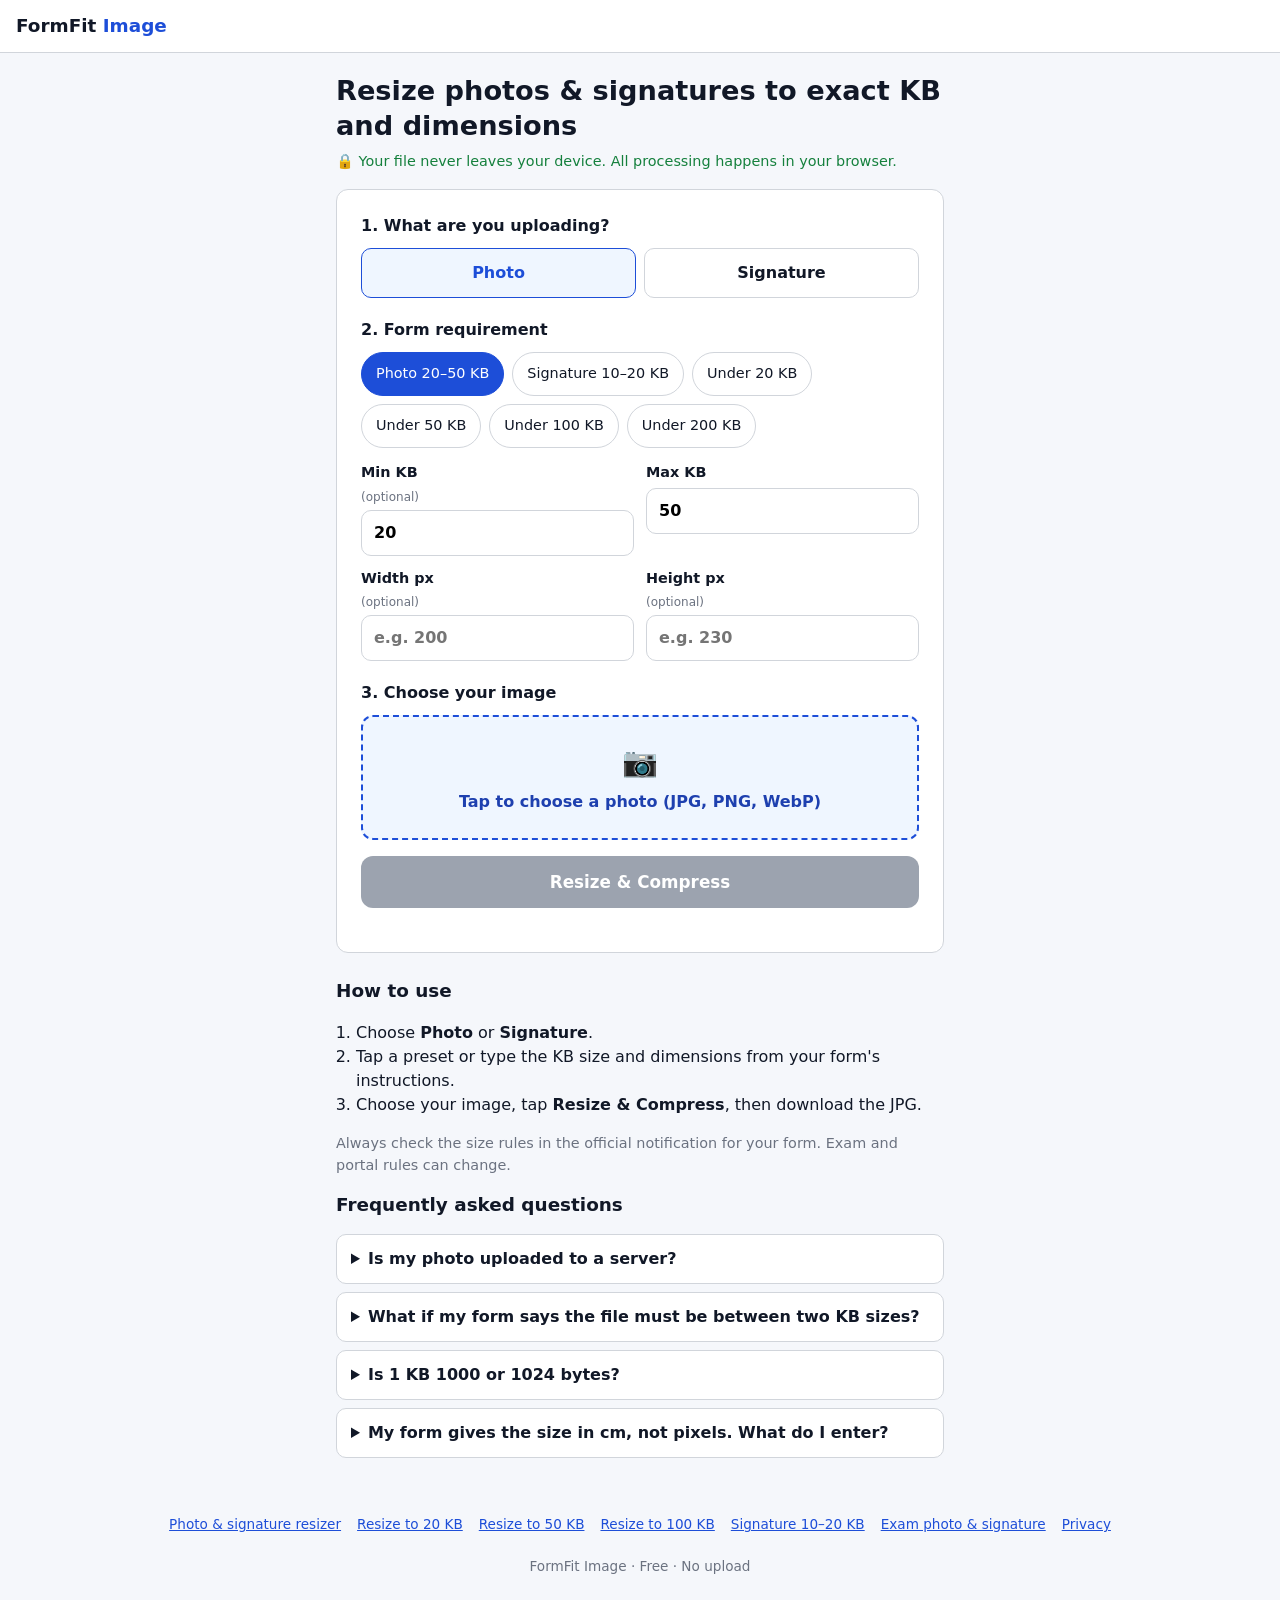
<file: index.html>
<!DOCTYPE html>
<html lang="en">
<head>
  <meta charset="UTF-8">
  <meta name="viewport" content="width=device-width, initial-scale=1">
  <title>FormFit Image | Photo &amp; Signature Resizer</title>
  <meta name="description" content="Free tool to resize and compress your photo or signature to the exact KB size and pixel dimensions required by online application forms. Works in your browser – files are never uploaded.">
  <meta name="theme-color" content="#1d4ed8">
  <link rel="canonical" href="https://formfit-image.pages.dev/">
  <meta property="og:type" content="website">
  <meta property="og:site_name" content="FormFit Image">
  <meta property="og:title" content="FormFit Image – Photo &amp; Signature Resizer">
  <meta property="og:description" content="Free, no-upload tool to fit your photo or signature to the exact KB size and dimensions your form needs.">
  <meta property="og:url" content="https://formfit-image.pages.dev/">
  <link rel="stylesheet" href="css/style.css">
  <script type="application/ld+json">
  {"@context":"https://schema.org","@type":"FAQPage","mainEntity":[
    {"@type":"Question","name":"Is my photo uploaded to a server?","acceptedAnswer":{"@type":"Answer","text":"No. The image is processed inside your browser and never leaves your device."}},
    {"@type":"Question","name":"What if my form says the file must be between two KB sizes?","acceptedAnswer":{"@type":"Answer","text":"Enter both Min KB and Max KB. The tool aims for a file inside that range and shows a pass or fail check."}},
    {"@type":"Question","name":"Is 1 KB 1000 or 1024 bytes?","acceptedAnswer":{"@type":"Answer","text":"Portals differ, so the tool keeps the file under the maximum using 1000 bytes and above the minimum using 1024 bytes. That passes either rule."}}
  ]}
  </script>
  <link rel="icon" type="image/svg+xml" href="favicon.svg">
</head>
<body data-preset="photo-20-50">
  <header class="site-header">
    <a href="./" class="brand">FormFit <span>Image</span></a>
  </header>

  <main id="main">
    <section id="hero-section" class="hero">
      <h1>Resize photos &amp; signatures to exact KB and dimensions</h1>
      <p class="privacy-note">🔒 Your file never leaves your device. All processing happens in your browser.</p>
    </section>

    <section id="tool-section" class="tool card" aria-label="Image resizer tool">
      <!-- Step 1: type -->
      <fieldset class="field-group">
        <legend>1. What are you uploading?</legend>
        <div class="segmented" role="radiogroup">
          <label><input type="radio" name="mode" value="photo" checked> Photo</label>
          <label><input type="radio" name="mode" value="signature"> Signature</label>
        </div>
      </fieldset>

      <!-- Step 2: requirement -->
      <fieldset class="field-group">
        <legend>2. Form requirement</legend>
        <div id="preset-chips" class="chips" role="group" aria-label="Common size presets"></div>

        <div class="grid-2">
          <label class="field">Min KB <small>(optional)</small>
            <input id="min-kb" type="number" inputmode="numeric" min="0" step="1" placeholder="e.g. 20">
          </label>
          <label class="field">Max KB
            <input id="max-kb" type="number" inputmode="numeric" min="1" step="1" placeholder="e.g. 50" required>
          </label>
          <label class="field">Width px <small>(optional)</small>
            <input id="width-px" type="number" inputmode="numeric" min="1" step="1" placeholder="e.g. 200">
          </label>
          <label class="field">Height px <small>(optional)</small>
            <input id="height-px" type="number" inputmode="numeric" min="1" step="1" placeholder="e.g. 230">
          </label>
        </div>

        <div id="fit-row" class="segmented small" role="radiogroup" aria-label="How to fit into exact dimensions">
          <label><input type="radio" name="fit" value="crop" checked> Crop to fill</label>
          <label><input type="radio" name="fit" value="pad"> Fit (white border)</label>
        </div>
        <p id="settings-error" class="error" role="alert" hidden></p>
      </fieldset>

      <!-- Step 3: file -->
      <fieldset class="field-group">
        <legend>3. Choose your image</legend>
        <label id="file-drop" class="file-drop" for="file-input">
          <input id="file-input" type="file" accept="image/jpeg,image/png,image/webp">
          <span class="file-drop-icon" aria-hidden="true">📷</span>
          <span id="file-drop-text">Tap to choose a photo (JPG, PNG, WebP)</span>
        </label>
        <p id="file-error" class="error" role="alert" hidden></p>

        <figure id="preview-box" class="preview" hidden>
          <img id="preview-img" alt="Preview of selected image">
          <figcaption id="preview-info"></figcaption>
        </figure>

        <button id="process-btn" class="btn-primary" type="button" disabled>Resize &amp; Compress</button>
      </fieldset>

      <!-- Step 4: result (rendered by js/engine.js) -->
      <section id="result-section" class="result" hidden aria-live="polite"></section>
    </section>

    <section id="guide-section" class="guide">
      <h2>How to use</h2>
      <ol>
        <li>Choose <strong>Photo</strong> or <strong>Signature</strong>.</li>
        <li>Tap a preset or type the KB size and dimensions from your form's instructions.</li>
        <li>Choose your image, tap <strong>Resize &amp; Compress</strong>, then download the JPG.</li>
      </ol>
      <p class="muted">Always check the size rules in the official notification for your form. Exam and portal rules can change.</p>

      <h2>Frequently asked questions</h2>
      <details><summary>Is my photo uploaded to a server?</summary><p>No. The image is processed inside your browser and never leaves your device. You can even turn off mobile data after the page loads.</p></details>
      <details><summary>What if my form says the file must be between two KB sizes?</summary><p>Enter both <strong>Min KB</strong> and <strong>Max KB</strong>, for example 20 and 50. The tool aims for a file inside that range and shows a pass or fail check for size, dimensions and format.</p></details>
      <details><summary>Is 1 KB 1000 or 1024 bytes?</summary><p>Portals differ. The tool keeps the file under the maximum using 1000 bytes per KB and above the minimum using 1024 bytes per KB, so it passes either rule.</p></details>
      <details><summary>My form gives the size in cm, not pixels. What do I enter?</summary><p>Check whether your notice also lists pixel dimensions. If it only gives cm, keep the same width-to-height ratio. For example, a 3.5 × 4.5 cm photo has the same ratio as 350 × 450 px.</p></details>
    </section>
  </main>

  <footer class="site-footer">
    <nav class="footer-nav" aria-label="Tools">
      <a href="./">Photo &amp; signature resizer</a>
      <a href="resize-image-to-20kb/">Resize to 20 KB</a>
      <a href="resize-image-to-50kb/">Resize to 50 KB</a>
      <a href="resize-image-to-100kb/">Resize to 100 KB</a>
      <a href="signature-resize-10kb-to-20kb/">Signature 10–20 KB</a>
      <a href="exam-photo-signature-resize/">Exam photo &amp; signature</a>
      <a href="privacy/">Privacy</a>
    </nav>
    <p>FormFit Image · Free · No upload</p>
  </footer>

  <script src="js/presets.js"></script>
  <script src="js/engine.js"></script>
  <script src="js/ui.js"></script>
</body>
</html>
</file>
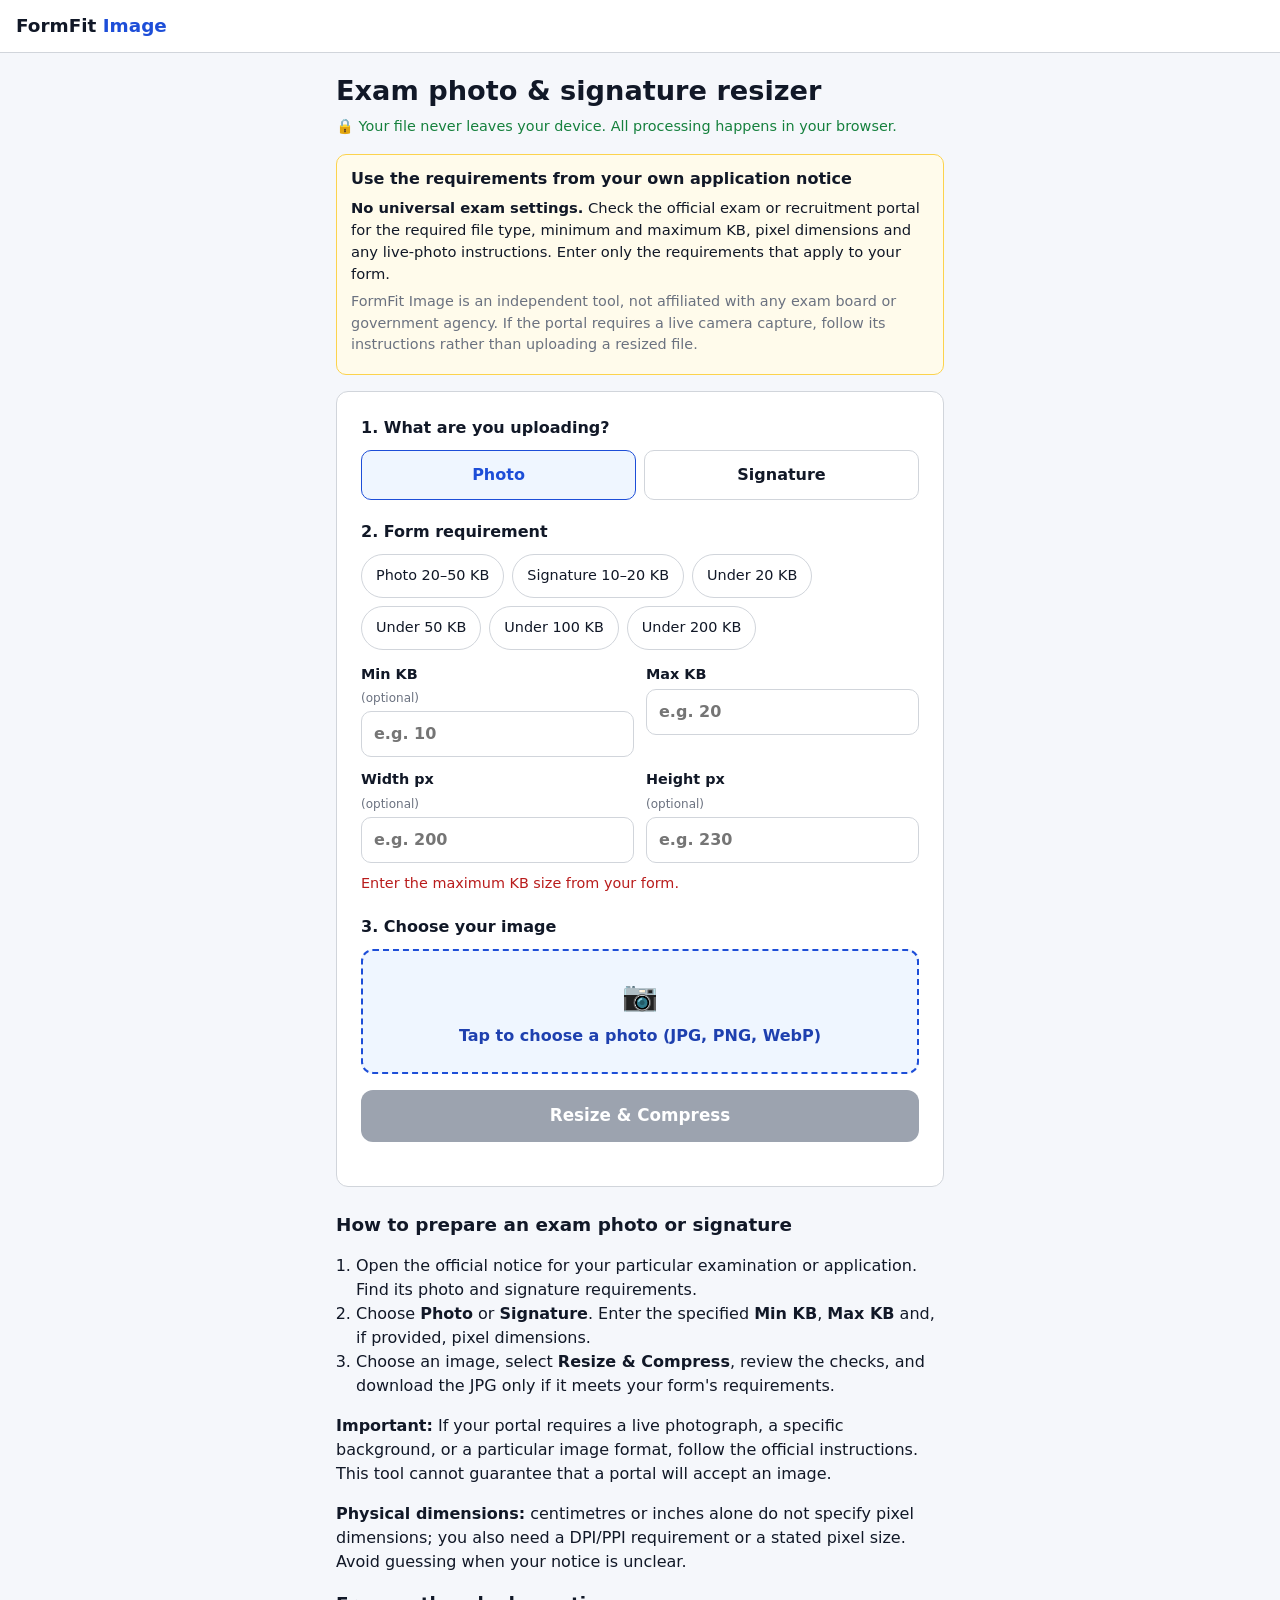
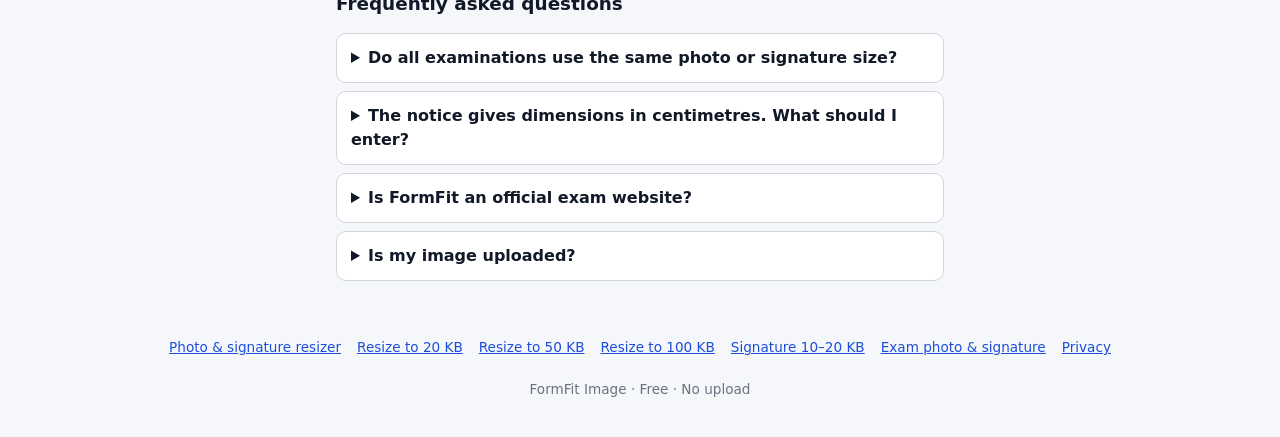
<file: exam-photo-signature-resize/index.html>
<!DOCTYPE html>
<html lang="en">
<head>
  <meta charset="UTF-8">
  <meta name="viewport" content="width=device-width, initial-scale=1">
  <title>Exam Photo &amp; Signature Resizer – Custom KB &amp; Dimensions | FormFit Image</title>
  <meta name="description" content="Resize exam application photos and signatures to the KB limits and pixel dimensions required by your own application notice. Free browser-only tool; no upload.">
  <meta name="theme-color" content="#1d4ed8">
  <link rel="canonical" href="https://formfit-image.pages.dev/exam-photo-signature-resize/">
  <meta property="og:type" content="website">
  <meta property="og:site_name" content="FormFit Image">
  <meta property="og:title" content="Exam Photo &amp; Signature Resizer – FormFit Image">
  <meta property="og:description" content="Enter your application notice's photo or signature KB limits and dimensions. Resize privately in your browser.">
  <meta property="og:url" content="https://formfit-image.pages.dev/exam-photo-signature-resize/">
  <link rel="stylesheet" href="../css/style.css">
  <script type="application/ld+json">
  {"@context":"https://schema.org","@type":"FAQPage","mainEntity":[{"@type":"Question","name":"Do all examinations require the same photo or signature dimensions?","acceptedAnswer":{"@type":"Answer","text":"No. File-size limits, pixel dimensions, formats and photo capture rules vary by examination and application portal. Always follow your current official notice."}},{"@type":"Question","name":"What if the notice gives dimensions in centimetres?","acceptedAnswer":{"@type":"Answer","text":"Check for pixel dimensions or DPI requirements in the official notice. A centimetre measurement alone cannot determine the required pixel count without a DPI value."}},{"@type":"Question","name":"Are my images uploaded?","acceptedAnswer":{"@type":"Answer","text":"No. Image resizing happens inside your browser; the tool does not upload your file."}}]}
  </script>
  <link rel="icon" type="image/svg+xml" href="../favicon.svg">
</head>
<body data-preset="custom">
  <header class="site-header">
    <a href="../" class="brand">FormFit <span>Image</span></a>
  </header>

  <main id="main">
    <section id="hero-section" class="hero">
      <h1>Exam photo &amp; signature resizer</h1>
      <p class="privacy-note">🔒 Your file never leaves your device. All processing happens in your browser.</p>
      <aside id="spec-box" class="spec-box" aria-label="How to find requirements">
        <h2>Use the requirements from your own application notice</h2>
        <p><strong>No universal exam settings.</strong> Check the official exam or recruitment portal for the required file type, minimum and maximum KB, pixel dimensions and any live-photo instructions. Enter only the requirements that apply to your form.</p>
        <p class="muted">FormFit Image is an independent tool, not affiliated with any exam board or government agency. If the portal requires a live camera capture, follow its instructions rather than uploading a resized file.</p>
      </aside>
    </section>

    <section id="tool-section" class="tool card" aria-label="Image resizer tool">
      <fieldset class="field-group">
        <legend>1. What are you uploading?</legend>
        <div class="segmented" role="radiogroup">
          <label><input type="radio" name="mode" value="photo" checked> Photo</label>
          <label><input type="radio" name="mode" value="signature"> Signature</label>
        </div>
      </fieldset>
      <fieldset class="field-group">
        <legend>2. Form requirement</legend>
        <div id="preset-chips" class="chips" role="group" aria-label="Common size presets"></div>
        <div class="grid-2">
          <label class="field">Min KB <small>(optional)</small>
            <input id="min-kb" type="number" inputmode="numeric" min="0" step="1" placeholder="e.g. 10">
          </label>
          <label class="field">Max KB
            <input id="max-kb" type="number" inputmode="numeric" min="1" step="1" placeholder="e.g. 20" required>
          </label>
          <label class="field">Width px <small>(optional)</small>
            <input id="width-px" type="number" inputmode="numeric" min="1" step="1" placeholder="e.g. 200">
          </label>
          <label class="field">Height px <small>(optional)</small>
            <input id="height-px" type="number" inputmode="numeric" min="1" step="1" placeholder="e.g. 230">
          </label>
        </div>
        <div id="fit-row" class="segmented small" role="radiogroup" aria-label="How to fit into exact dimensions">
          <label><input type="radio" name="fit" value="crop" checked> Crop to fill</label>
          <label><input type="radio" name="fit" value="pad"> Fit (white border)</label>
        </div>
        <p id="settings-error" class="error" role="alert" hidden></p>
      </fieldset>
      <fieldset class="field-group">
        <legend>3. Choose your image</legend>
        <label id="file-drop" class="file-drop" for="file-input">
          <input id="file-input" type="file" accept="image/jpeg,image/png,image/webp">
          <span class="file-drop-icon" aria-hidden="true">📷</span>
          <span id="file-drop-text">Tap to choose a photo (JPG, PNG, WebP)</span>
        </label>
        <p id="file-error" class="error" role="alert" hidden></p>
        <figure id="preview-box" class="preview" hidden>
          <img id="preview-img" alt="Preview of selected image">
          <figcaption id="preview-info"></figcaption>
        </figure>
        <button id="process-btn" class="btn-primary" type="button" disabled>Resize &amp; Compress</button>
      </fieldset>
      <section id="result-section" class="result" hidden aria-live="polite"></section>
    </section>

    <section id="guide-section" class="guide">
      <h2>How to prepare an exam photo or signature</h2>
      <ol>
        <li>Open the official notice for your particular examination or application. Find its photo and signature requirements.</li>
        <li>Choose <strong>Photo</strong> or <strong>Signature</strong>. Enter the specified <strong>Min KB</strong>, <strong>Max KB</strong> and, if provided, pixel dimensions.</li>
        <li>Choose an image, select <strong>Resize &amp; Compress</strong>, review the checks, and download the JPG only if it meets your form's requirements.</li>
      </ol>
      <p><strong>Important:</strong> If your portal requires a live photograph, a specific background, or a particular image format, follow the official instructions. This tool cannot guarantee that a portal will accept an image.</p>
      <p><strong>Physical dimensions:</strong> centimetres or inches alone do not specify pixel dimensions; you also need a DPI/PPI requirement or a stated pixel size. Avoid guessing when your notice is unclear.</p>
      <h2>Frequently asked questions</h2>
      <details><summary>Do all examinations use the same photo or signature size?</summary><p>No. Requirements can differ between exams, years and portals. Use your current official notice rather than copying someone else's settings.</p></details>
      <details><summary>The notice gives dimensions in centimetres. What should I enter?</summary><p>Check for an accompanying pixel size or DPI/PPI requirement. Without one, centimetres alone cannot specify an exact pixel count.</p></details>
      <details><summary>Is FormFit an official exam website?</summary><p>No. FormFit Image is an independent image-processing tool and is not endorsed by or affiliated with an examination authority.</p></details>
      <details><summary>Is my image uploaded?</summary><p>No. The image is processed in your browser and is not uploaded to a server.</p></details>
    </section>
  </main>

  <footer class="site-footer">
    <nav class="footer-nav" aria-label="Tools">
      <a href="../">Photo &amp; signature resizer</a>
      <a href="../resize-image-to-20kb/">Resize to 20 KB</a>
      <a href="../resize-image-to-50kb/">Resize to 50 KB</a>
      <a href="../resize-image-to-100kb/">Resize to 100 KB</a>
      <a href="../signature-resize-10kb-to-20kb/">Signature 10–20 KB</a>
      <a href="../exam-photo-signature-resize/">Exam photo &amp; signature</a>
      <a href="../privacy/">Privacy</a>
    </nav>
    <p>FormFit Image · Free · No upload</p>
  </footer>

  <script src="../js/presets.js"></script>
  <script src="../js/engine.js"></script>
  <script src="../js/ui.js"></script>
</body>
</html>
</file>
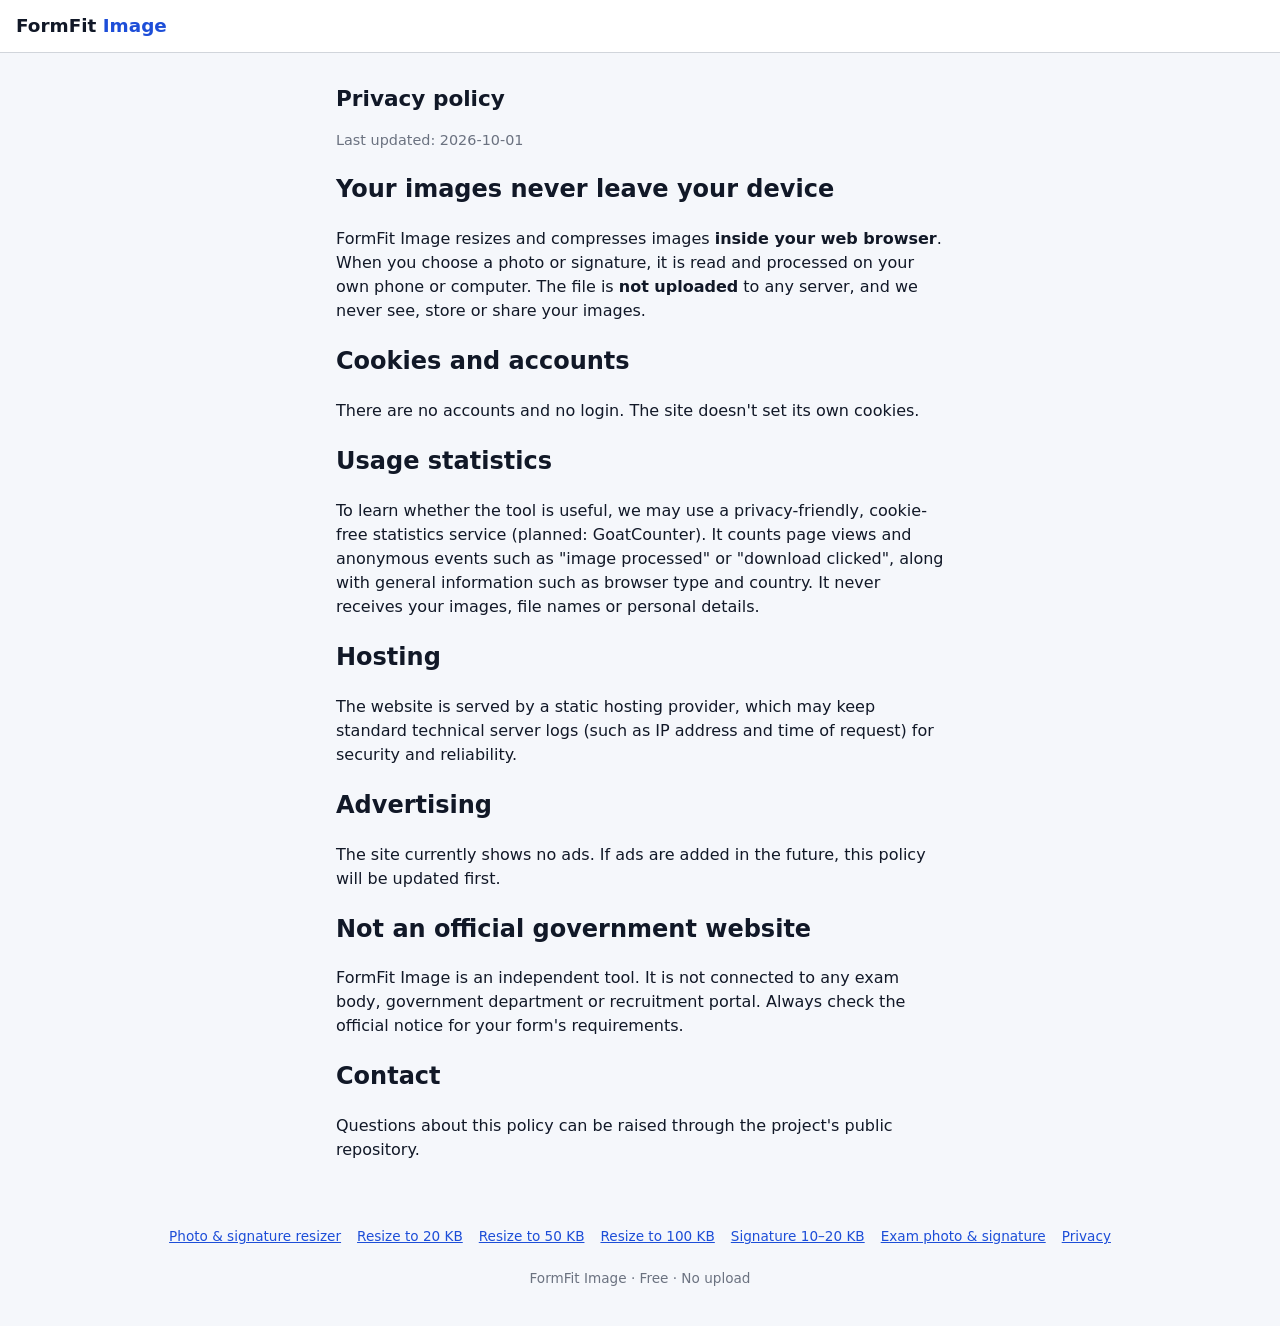
<file: privacy/index.html>
<!DOCTYPE html>
<html lang="en">
<head>
  <meta charset="UTF-8">
  <meta name="viewport" content="width=device-width, initial-scale=1">
  <title>Privacy Policy – FormFit Image</title>
  <meta name="description" content="FormFit Image processes your photos and signatures entirely in your browser. Files are never uploaded, stored or shared.">
  <meta name="theme-color" content="#1d4ed8">
  <link rel="canonical" href="https://formfit-image.pages.dev/privacy/">
  <link rel="stylesheet" href="../css/style.css">
  <link rel="icon" type="image/svg+xml" href="../favicon.svg">
</head>
<body>
  <header class="site-header">
    <a href="../" class="brand">FormFit <span>Image</span></a>
  </header>

  <main id="main" class="page-content">
    <h1>Privacy policy</h1>
    <p class="muted">Last updated: 2026-10-01</p>

    <h2>Your images never leave your device</h2>
    <p>FormFit Image resizes and compresses images <strong>inside your web browser</strong>. When you choose a photo or signature, it is read and processed on your own phone or computer. The file is <strong>not uploaded</strong> to any server, and we never see, store or share your images.</p>

    <h2>Cookies and accounts</h2>
    <p>There are no accounts and no login. The site doesn't set its own cookies.</p>

    <h2>Usage statistics</h2>
    <p>To learn whether the tool is useful, we may use a privacy-friendly, cookie-free statistics service (planned: GoatCounter). It counts page views and anonymous events such as "image processed" or "download clicked", along with general information such as browser type and country. It never receives your images, file names or personal details.</p>

    <h2>Hosting</h2>
    <p>The website is served by a static hosting provider, which may keep standard technical server logs (such as IP address and time of request) for security and reliability.</p>

    <h2>Advertising</h2>
    <p>The site currently shows no ads. If ads are added in the future, this policy will be updated first.</p>

    <h2>Not an official government website</h2>
    <p>FormFit Image is an independent tool. It is not connected to any exam body, government department or recruitment portal. Always check the official notice for your form's requirements.</p>

    <h2>Contact</h2>
    <p>Questions about this policy can be raised through the project's public repository.</p>
  </main>

  <footer class="site-footer">
    <nav class="footer-nav" aria-label="Tools">
      <a href="../">Photo &amp; signature resizer</a>
      <a href="../resize-image-to-20kb/">Resize to 20 KB</a>
      <a href="../resize-image-to-50kb/">Resize to 50 KB</a>
      <a href="../resize-image-to-100kb/">Resize to 100 KB</a>
      <a href="../signature-resize-10kb-to-20kb/">Signature 10–20 KB</a>
      <a href="../exam-photo-signature-resize/">Exam photo &amp; signature</a>
      <a href="../privacy/">Privacy</a>
    </nav>
    <p>FormFit Image · Free · No upload</p>
  </footer>
</body>
</html>
</file>
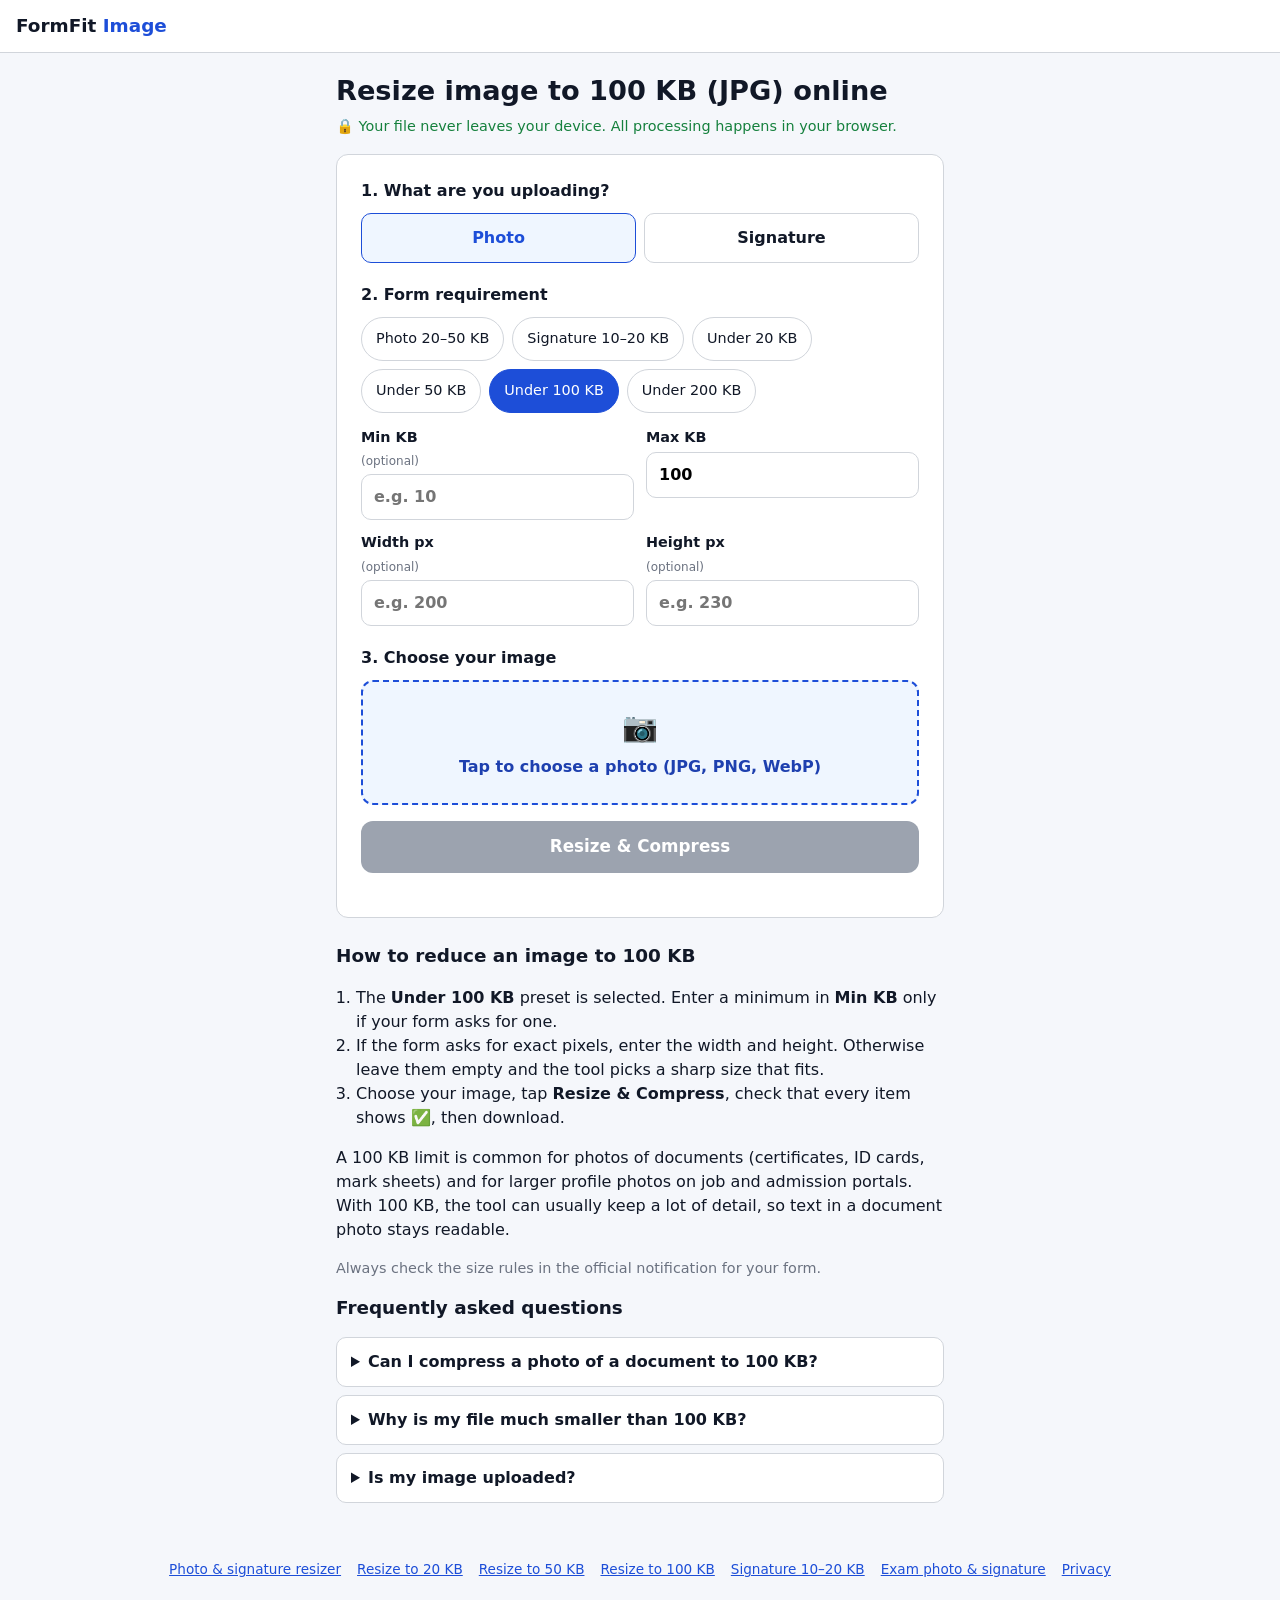
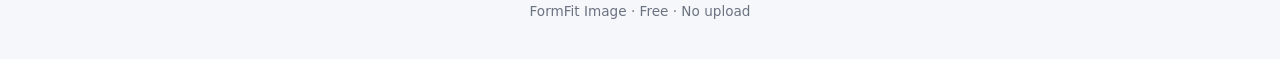
<file: resize-image-to-100kb/index.html>
<!DOCTYPE html>
<html lang="en">
<head>
  <meta charset="UTF-8">
  <meta name="viewport" content="width=device-width, initial-scale=1">
  <title>Resize Image to 100 KB Online (JPG) – Free, No Upload | FormFit Image</title>
  <meta name="description" content="Reduce a photo or scanned document image to under 100 KB as a sharp JPG. Set dimensions, see a pass/fail check, download instantly. Processed in your browser with no upload.">
  <meta name="theme-color" content="#1d4ed8">
  <link rel="canonical" href="https://formfit-image.pages.dev/resize-image-to-100kb/">
  <meta property="og:type" content="website">
  <meta property="og:site_name" content="FormFit Image">
  <meta property="og:title" content="Resize Image to 100 KB Online – Free, No Upload">
  <meta property="og:description" content="Compress a photo or document image to under 100 KB JPG, right in your browser.">
  <meta property="og:url" content="https://formfit-image.pages.dev/resize-image-to-100kb/">
  <link rel="stylesheet" href="../css/style.css">
  <script type="application/ld+json">
  {"@context":"https://schema.org","@type":"FAQPage","mainEntity":[
    {"@type":"Question","name":"Can I compress a photo of a document to 100 KB?","acceptedAnswer":{"@type":"Answer","text":"Yes. A photo of a certificate or ID card can be reduced to under 100 KB as a JPG. Leave the dimensions empty so the tool keeps the text readable. PDF files are not supported yet."}},
    {"@type":"Question","name":"Why is my file much smaller than 100 KB?","acceptedAnswer":{"@type":"Answer","text":"If the image is already small or the dimensions you set are small, it may fit well below 100 KB at full quality. That is fine unless your form also has a minimum size."}},
    {"@type":"Question","name":"Is my image uploaded?","acceptedAnswer":{"@type":"Answer","text":"No. Processing happens in your browser and the file never leaves your device."}}
  ]}
  </script>
  <link rel="icon" type="image/svg+xml" href="../favicon.svg">
</head>
<body data-preset="under-100">
  <header class="site-header">
    <a href="../" class="brand">FormFit <span>Image</span></a>
  </header>

  <main id="main">
    <section id="hero-section" class="hero">
      <h1>Resize image to 100 KB (JPG) online</h1>
      <p class="privacy-note">🔒 Your file never leaves your device. All processing happens in your browser.</p>
    </section>

    <section id="tool-section" class="tool card" aria-label="Image resizer tool">
      <fieldset class="field-group">
        <legend>1. What are you uploading?</legend>
        <div class="segmented" role="radiogroup">
          <label><input type="radio" name="mode" value="photo" checked> Photo</label>
          <label><input type="radio" name="mode" value="signature"> Signature</label>
        </div>
      </fieldset>
      <fieldset class="field-group">
        <legend>2. Form requirement</legend>
        <div id="preset-chips" class="chips" role="group" aria-label="Common size presets"></div>
        <div class="grid-2">
          <label class="field">Min KB <small>(optional)</small>
            <input id="min-kb" type="number" inputmode="numeric" min="0" step="1" placeholder="e.g. 10">
          </label>
          <label class="field">Max KB
            <input id="max-kb" type="number" inputmode="numeric" min="1" step="1" placeholder="e.g. 20" required>
          </label>
          <label class="field">Width px <small>(optional)</small>
            <input id="width-px" type="number" inputmode="numeric" min="1" step="1" placeholder="e.g. 200">
          </label>
          <label class="field">Height px <small>(optional)</small>
            <input id="height-px" type="number" inputmode="numeric" min="1" step="1" placeholder="e.g. 230">
          </label>
        </div>
        <div id="fit-row" class="segmented small" role="radiogroup" aria-label="How to fit into exact dimensions">
          <label><input type="radio" name="fit" value="crop" checked> Crop to fill</label>
          <label><input type="radio" name="fit" value="pad"> Fit (white border)</label>
        </div>
        <p id="settings-error" class="error" role="alert" hidden></p>
      </fieldset>
      <fieldset class="field-group">
        <legend>3. Choose your image</legend>
        <label id="file-drop" class="file-drop" for="file-input">
          <input id="file-input" type="file" accept="image/jpeg,image/png,image/webp">
          <span class="file-drop-icon" aria-hidden="true">📷</span>
          <span id="file-drop-text">Tap to choose a photo (JPG, PNG, WebP)</span>
        </label>
        <p id="file-error" class="error" role="alert" hidden></p>
        <figure id="preview-box" class="preview" hidden>
          <img id="preview-img" alt="Preview of selected image">
          <figcaption id="preview-info"></figcaption>
        </figure>
        <button id="process-btn" class="btn-primary" type="button" disabled>Resize &amp; Compress</button>
      </fieldset>
      <section id="result-section" class="result" hidden aria-live="polite"></section>
    </section>

    <section id="guide-section" class="guide">
      <h2>How to reduce an image to 100 KB</h2>
      <ol>
        <li>The <strong>Under 100 KB</strong> preset is selected. Enter a minimum in <strong>Min KB</strong> only if your form asks for one.</li>
        <li>If the form asks for exact pixels, enter the width and height. Otherwise leave them empty and the tool picks a sharp size that fits.</li>
        <li>Choose your image, tap <strong>Resize &amp; Compress</strong>, check that every item shows ✅, then download.</li>
      </ol>
<p>A 100 KB limit is common for photos of documents (certificates, ID cards, mark sheets) and for larger profile photos on job and admission portals. With 100 KB, the tool can usually keep a lot of detail, so text in a document photo stays readable.</p>
      <p class="muted">Always check the size rules in the official notification for your form.</p>

      <h2>Frequently asked questions</h2>
      <details><summary>Can I compress a photo of a document to 100 KB?</summary><p>Yes. A photo of a certificate or ID card can be reduced to under 100 KB as a JPG. Leave the dimensions empty so the tool keeps the text readable. PDF files aren't supported yet.</p></details>
      <details><summary>Why is my file much smaller than 100 KB?</summary><p>If the image is already small or the dimensions you set are small, it may fit well below 100 KB at full quality. That's fine unless your form also has a minimum size.</p></details>
      <details><summary>Is my image uploaded?</summary><p>No. Processing happens in your browser and the file never leaves your device.</p></details>
    </section>
  </main>

  <footer class="site-footer">
    <nav class="footer-nav" aria-label="Tools">
      <a href="../">Photo &amp; signature resizer</a>
      <a href="../resize-image-to-20kb/">Resize to 20 KB</a>
      <a href="../resize-image-to-50kb/">Resize to 50 KB</a>
      <a href="../resize-image-to-100kb/">Resize to 100 KB</a>
      <a href="../signature-resize-10kb-to-20kb/">Signature 10–20 KB</a>
      <a href="../exam-photo-signature-resize/">Exam photo &amp; signature</a>
      <a href="../privacy/">Privacy</a>
    </nav>
    <p>FormFit Image · Free · No upload</p>
  </footer>

  <script src="../js/presets.js"></script>
  <script src="../js/engine.js"></script>
  <script src="../js/ui.js"></script>
</body>
</html>
</file>
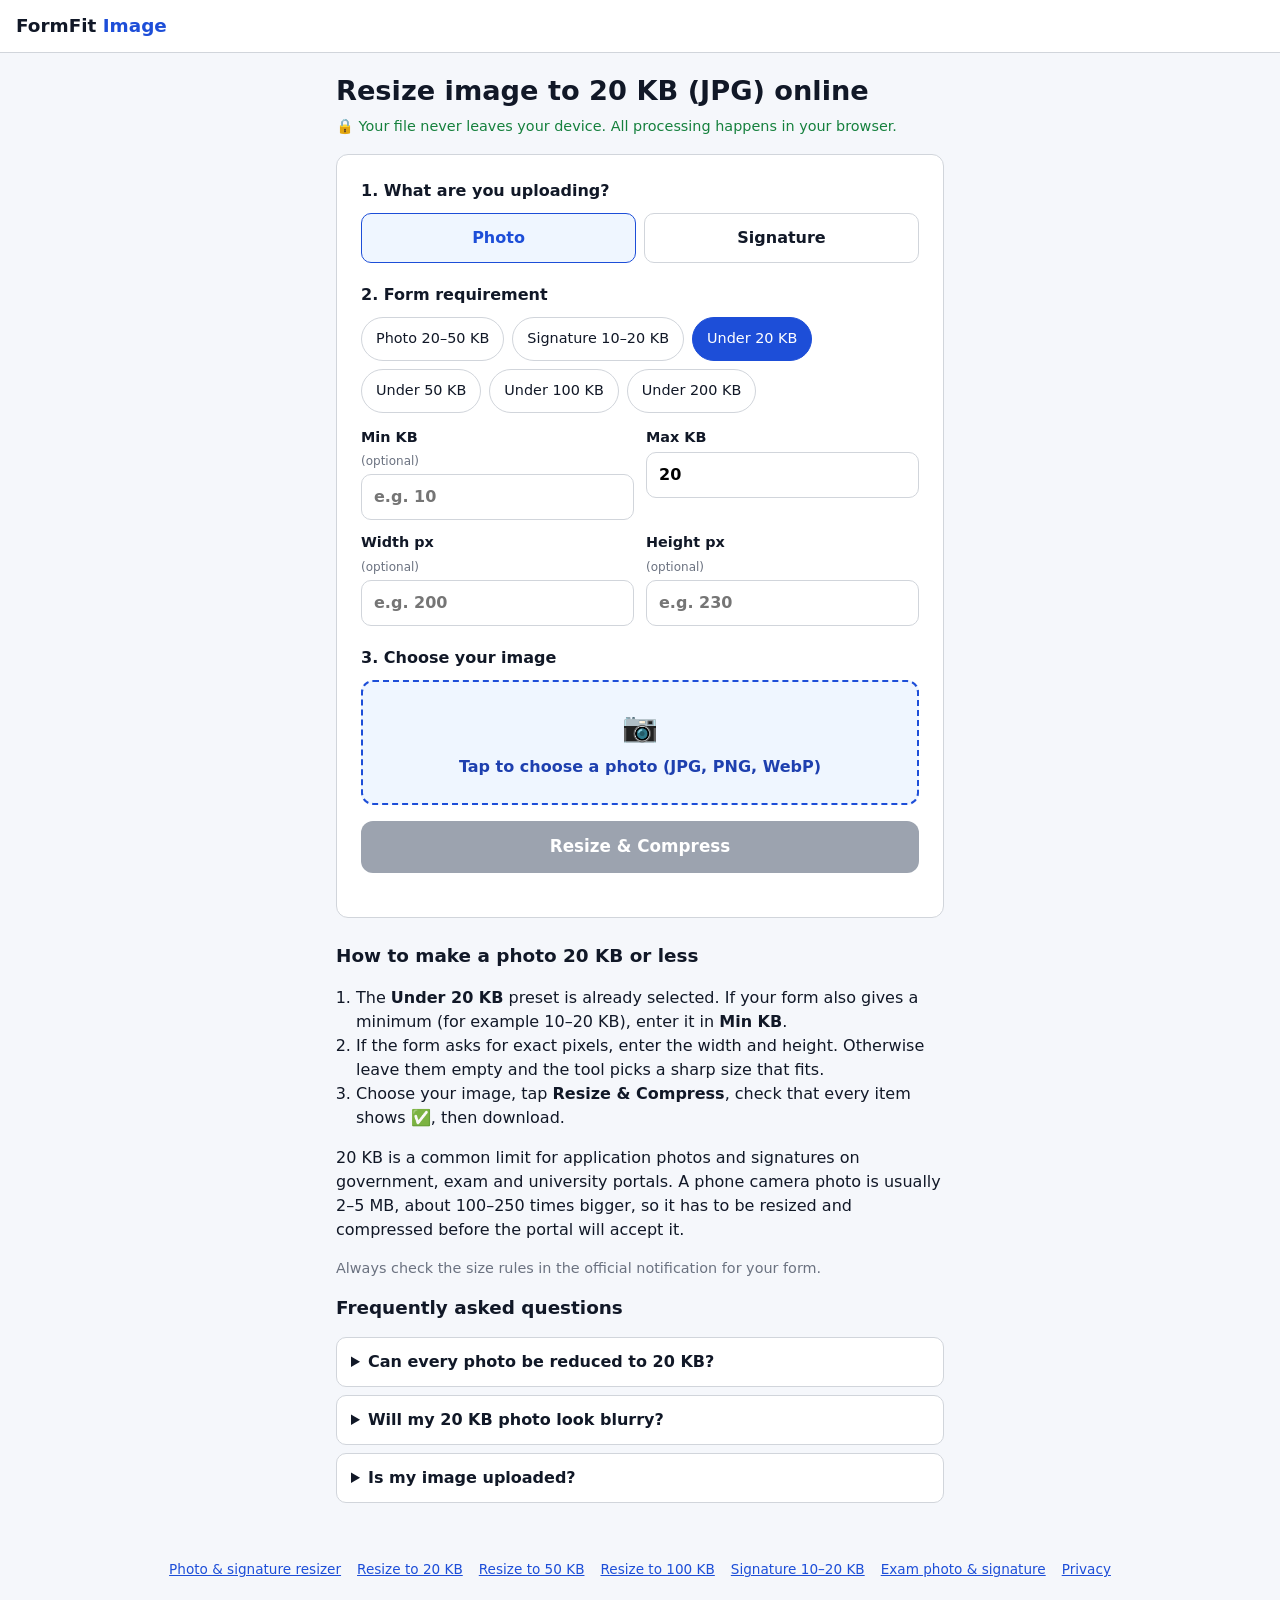
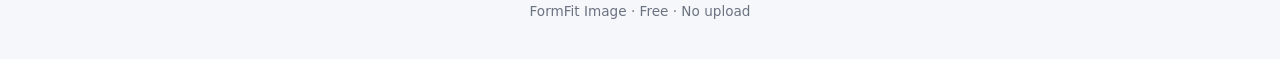
<file: resize-image-to-20kb/index.html>
<!DOCTYPE html>
<html lang="en">
<head>
  <meta charset="UTF-8">
  <meta name="viewport" content="width=device-width, initial-scale=1">
  <title>Resize Image to 20 KB Online (JPG) – Free, No Upload | FormFit Image</title>
  <meta name="description" content="Resize and compress your photo or signature to under 20 KB in seconds. Set exact pixel dimensions, see a pass/fail check, download a JPG. Works in your browser – nothing is uploaded.">
  <meta name="theme-color" content="#1d4ed8">
  <link rel="canonical" href="https://formfit-image.pages.dev/resize-image-to-20kb/">
  <meta property="og:type" content="website">
  <meta property="og:site_name" content="FormFit Image">
  <meta property="og:title" content="Resize Image to 20 KB Online – Free, No Upload">
  <meta property="og:description" content="Compress a photo or signature to under 20 KB JPG for online forms, right in your browser.">
  <meta property="og:url" content="https://formfit-image.pages.dev/resize-image-to-20kb/">
  <link rel="stylesheet" href="../css/style.css">
  <script type="application/ld+json">
  {"@context":"https://schema.org","@type":"FAQPage","mainEntity":[
    {"@type":"Question","name":"Can every photo be reduced to 20 KB?","acceptedAnswer":{"@type":"Answer","text":"Usually yes, if the pixel dimensions are small enough. A passport-style photo around 200 × 230 px fits easily. A very large fixed size such as 2000 × 2000 px may not fit in 20 KB, and the tool will tell you."}},
    {"@type":"Question","name":"Will my 20 KB photo look blurry?","acceptedAnswer":{"@type":"Answer","text":"If you do not set dimensions, the tool makes the image smaller in pixels instead of lowering quality too far, so the face stays sharp."}},
    {"@type":"Question","name":"Is my image uploaded?","acceptedAnswer":{"@type":"Answer","text":"No. Processing happens in your browser and the file never leaves your device."}}
  ]}
  </script>
  <link rel="icon" type="image/svg+xml" href="../favicon.svg">
</head>
<body data-preset="under-20">
  <header class="site-header">
    <a href="../" class="brand">FormFit <span>Image</span></a>
  </header>

  <main id="main">
    <section id="hero-section" class="hero">
      <h1>Resize image to 20 KB (JPG) online</h1>
      <p class="privacy-note">🔒 Your file never leaves your device. All processing happens in your browser.</p>
    </section>

    <section id="tool-section" class="tool card" aria-label="Image resizer tool">
      <fieldset class="field-group">
        <legend>1. What are you uploading?</legend>
        <div class="segmented" role="radiogroup">
          <label><input type="radio" name="mode" value="photo" checked> Photo</label>
          <label><input type="radio" name="mode" value="signature"> Signature</label>
        </div>
      </fieldset>
      <fieldset class="field-group">
        <legend>2. Form requirement</legend>
        <div id="preset-chips" class="chips" role="group" aria-label="Common size presets"></div>
        <div class="grid-2">
          <label class="field">Min KB <small>(optional)</small>
            <input id="min-kb" type="number" inputmode="numeric" min="0" step="1" placeholder="e.g. 10">
          </label>
          <label class="field">Max KB
            <input id="max-kb" type="number" inputmode="numeric" min="1" step="1" placeholder="e.g. 20" required>
          </label>
          <label class="field">Width px <small>(optional)</small>
            <input id="width-px" type="number" inputmode="numeric" min="1" step="1" placeholder="e.g. 200">
          </label>
          <label class="field">Height px <small>(optional)</small>
            <input id="height-px" type="number" inputmode="numeric" min="1" step="1" placeholder="e.g. 230">
          </label>
        </div>
        <div id="fit-row" class="segmented small" role="radiogroup" aria-label="How to fit into exact dimensions">
          <label><input type="radio" name="fit" value="crop" checked> Crop to fill</label>
          <label><input type="radio" name="fit" value="pad"> Fit (white border)</label>
        </div>
        <p id="settings-error" class="error" role="alert" hidden></p>
      </fieldset>
      <fieldset class="field-group">
        <legend>3. Choose your image</legend>
        <label id="file-drop" class="file-drop" for="file-input">
          <input id="file-input" type="file" accept="image/jpeg,image/png,image/webp">
          <span class="file-drop-icon" aria-hidden="true">📷</span>
          <span id="file-drop-text">Tap to choose a photo (JPG, PNG, WebP)</span>
        </label>
        <p id="file-error" class="error" role="alert" hidden></p>
        <figure id="preview-box" class="preview" hidden>
          <img id="preview-img" alt="Preview of selected image">
          <figcaption id="preview-info"></figcaption>
        </figure>
        <button id="process-btn" class="btn-primary" type="button" disabled>Resize &amp; Compress</button>
      </fieldset>
      <section id="result-section" class="result" hidden aria-live="polite"></section>
    </section>

    <section id="guide-section" class="guide">
      <h2>How to make a photo 20 KB or less</h2>
      <ol>
        <li>The <strong>Under 20 KB</strong> preset is already selected. If your form also gives a minimum (for example 10–20 KB), enter it in <strong>Min KB</strong>.</li>
        <li>If the form asks for exact pixels, enter the width and height. Otherwise leave them empty and the tool picks a sharp size that fits.</li>
        <li>Choose your image, tap <strong>Resize &amp; Compress</strong>, check that every item shows ✅, then download.</li>
      </ol>
      <p>20 KB is a common limit for application photos and signatures on government, exam and university portals. A phone camera photo is usually 2–5 MB, about 100–250 times bigger, so it has to be resized and compressed before the portal will accept it.</p>
      <p class="muted">Always check the size rules in the official notification for your form.</p>

      <h2>Frequently asked questions</h2>
      <details><summary>Can every photo be reduced to 20 KB?</summary><p>Usually yes, if the pixel dimensions are small enough. A passport-style photo around 200 × 230 px fits easily. A very large fixed size such as 2000 × 2000 px may not fit in 20 KB, and the tool will tell you instead of giving you a broken file.</p></details>
      <details><summary>Will my 20 KB photo look blurry?</summary><p>If you don't set dimensions, the tool makes the image smaller in pixels instead of lowering quality too far, so faces and text stay sharp.</p></details>
      <details><summary>Is my image uploaded?</summary><p>No. Processing happens in your browser and the file never leaves your device.</p></details>
    </section>
  </main>

  <footer class="site-footer">
    <nav class="footer-nav" aria-label="Tools">
      <a href="../">Photo &amp; signature resizer</a>
      <a href="../resize-image-to-20kb/">Resize to 20 KB</a>
      <a href="../resize-image-to-50kb/">Resize to 50 KB</a>
      <a href="../resize-image-to-100kb/">Resize to 100 KB</a>
      <a href="../signature-resize-10kb-to-20kb/">Signature 10–20 KB</a>
      <a href="../exam-photo-signature-resize/">Exam photo &amp; signature</a>
      <a href="../privacy/">Privacy</a>
    </nav>
    <p>FormFit Image · Free · No upload</p>
  </footer>

  <script src="../js/presets.js"></script>
  <script src="../js/engine.js"></script>
  <script src="../js/ui.js"></script>
</body>
</html>
</file>
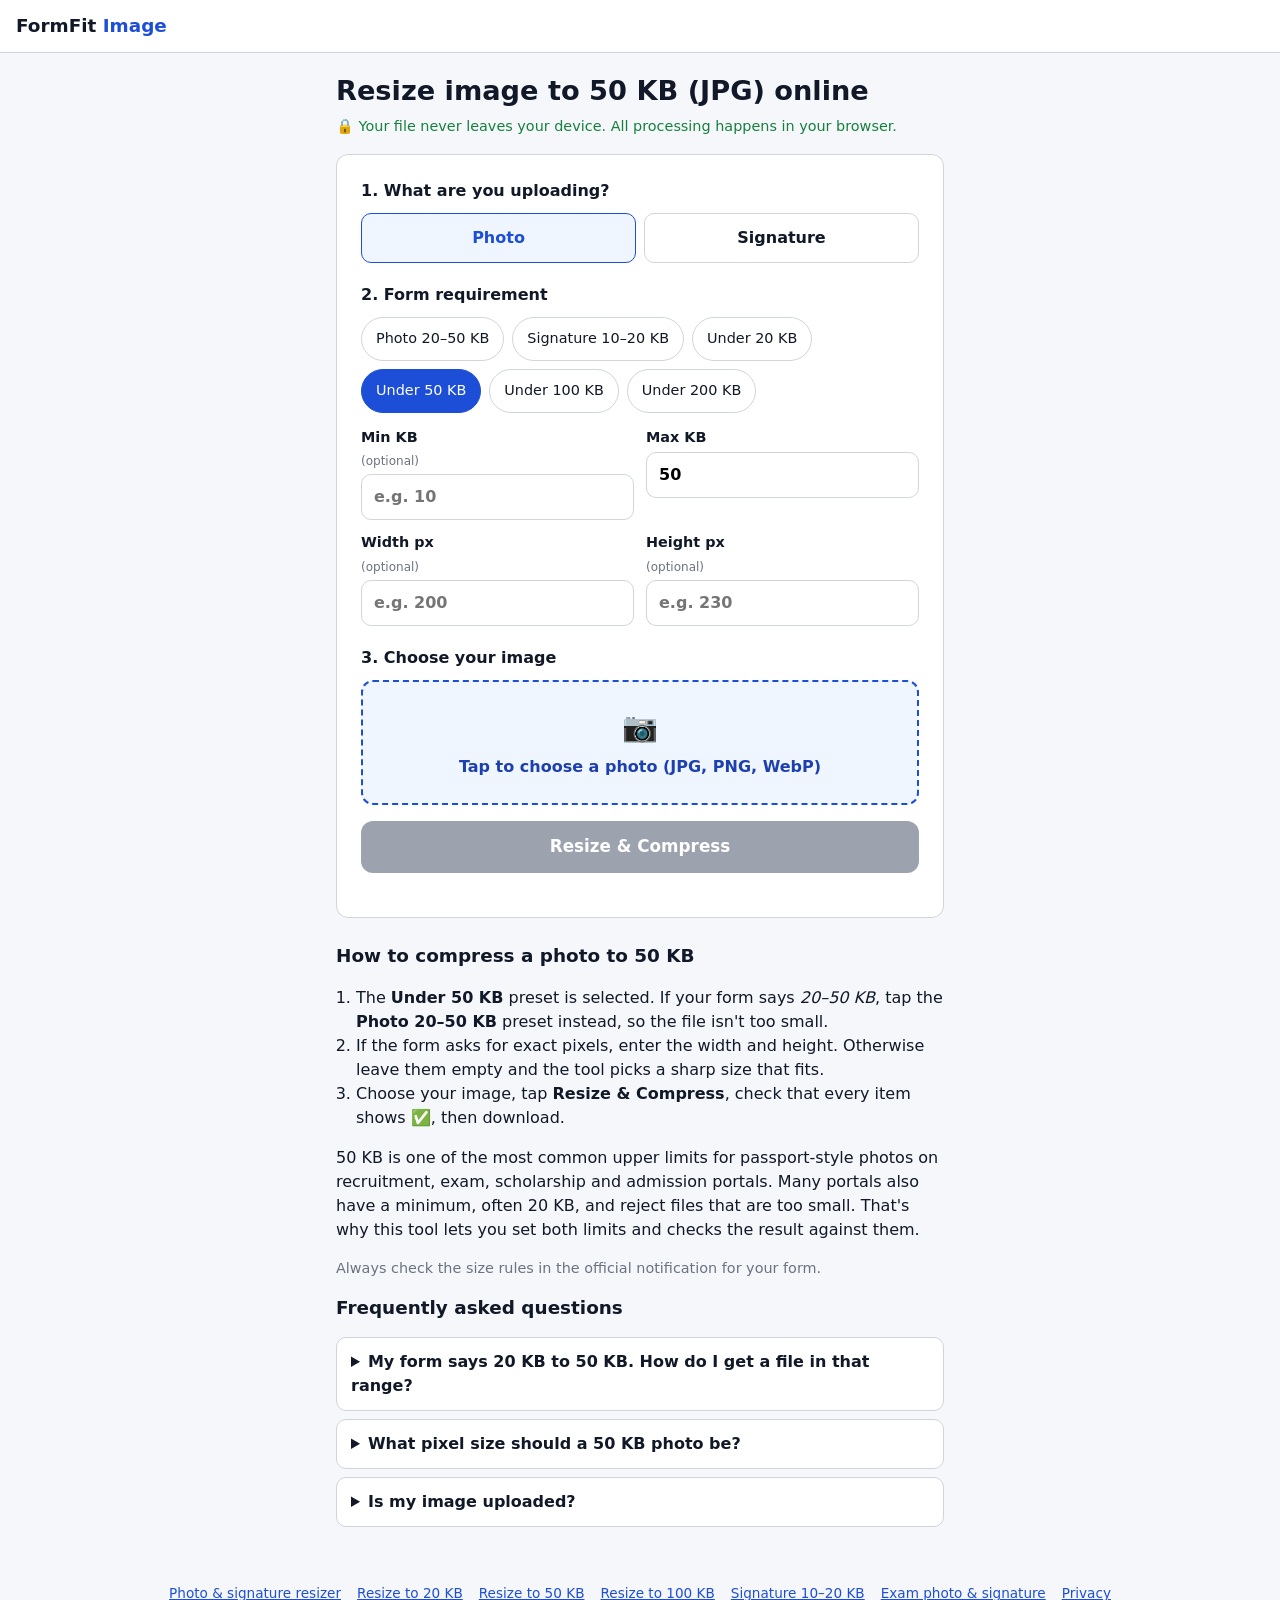
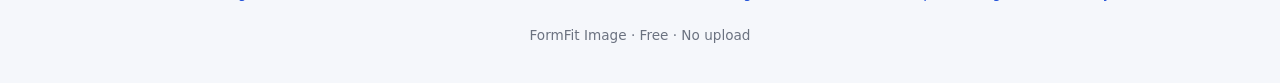
<file: resize-image-to-50kb/index.html>
<!DOCTYPE html>
<html lang="en">
<head>
  <meta charset="UTF-8">
  <meta name="viewport" content="width=device-width, initial-scale=1">
  <title>Resize Image to 50 KB Online (JPG) – Free, No Upload | FormFit Image</title>
  <meta name="description" content="Compress your photo to under 50 KB, or between 20 and 50 KB, for online application forms. Exact dimensions, pass/fail check, JPG download. Runs in your browser with no upload.">
  <meta name="theme-color" content="#1d4ed8">
  <link rel="canonical" href="https://formfit-image.pages.dev/resize-image-to-50kb/">
  <meta property="og:type" content="website">
  <meta property="og:site_name" content="FormFit Image">
  <meta property="og:title" content="Resize Image to 50 KB Online – Free, No Upload">
  <meta property="og:description" content="Compress a photo to under 50 KB (or 20–50 KB) JPG for online forms, right in your browser.">
  <meta property="og:url" content="https://formfit-image.pages.dev/resize-image-to-50kb/">
  <link rel="stylesheet" href="../css/style.css">
  <script type="application/ld+json">
  {"@context":"https://schema.org","@type":"FAQPage","mainEntity":[
    {"@type":"Question","name":"My form says 20 KB to 50 KB. How do I get a file in that range?","acceptedAnswer":{"@type":"Answer","text":"Tap the Photo 20–50 KB preset, or enter 20 as Min KB and 50 as Max KB. The result shows a pass or fail check for the range."}},
    {"@type":"Question","name":"What pixel size should a 50 KB photo be?","acceptedAnswer":{"@type":"Answer","text":"Use the dimensions given in your form's notice. If none are given, leave the fields empty and the tool chooses a sharp size that fits under 50 KB."}},
    {"@type":"Question","name":"Is my image uploaded?","acceptedAnswer":{"@type":"Answer","text":"No. Processing happens in your browser and the file never leaves your device."}}
  ]}
  </script>
  <link rel="icon" type="image/svg+xml" href="../favicon.svg">
</head>
<body data-preset="under-50">
  <header class="site-header">
    <a href="../" class="brand">FormFit <span>Image</span></a>
  </header>

  <main id="main">
    <section id="hero-section" class="hero">
      <h1>Resize image to 50 KB (JPG) online</h1>
      <p class="privacy-note">🔒 Your file never leaves your device. All processing happens in your browser.</p>
    </section>

    <section id="tool-section" class="tool card" aria-label="Image resizer tool">
      <fieldset class="field-group">
        <legend>1. What are you uploading?</legend>
        <div class="segmented" role="radiogroup">
          <label><input type="radio" name="mode" value="photo" checked> Photo</label>
          <label><input type="radio" name="mode" value="signature"> Signature</label>
        </div>
      </fieldset>
      <fieldset class="field-group">
        <legend>2. Form requirement</legend>
        <div id="preset-chips" class="chips" role="group" aria-label="Common size presets"></div>
        <div class="grid-2">
          <label class="field">Min KB <small>(optional)</small>
            <input id="min-kb" type="number" inputmode="numeric" min="0" step="1" placeholder="e.g. 10">
          </label>
          <label class="field">Max KB
            <input id="max-kb" type="number" inputmode="numeric" min="1" step="1" placeholder="e.g. 20" required>
          </label>
          <label class="field">Width px <small>(optional)</small>
            <input id="width-px" type="number" inputmode="numeric" min="1" step="1" placeholder="e.g. 200">
          </label>
          <label class="field">Height px <small>(optional)</small>
            <input id="height-px" type="number" inputmode="numeric" min="1" step="1" placeholder="e.g. 230">
          </label>
        </div>
        <div id="fit-row" class="segmented small" role="radiogroup" aria-label="How to fit into exact dimensions">
          <label><input type="radio" name="fit" value="crop" checked> Crop to fill</label>
          <label><input type="radio" name="fit" value="pad"> Fit (white border)</label>
        </div>
        <p id="settings-error" class="error" role="alert" hidden></p>
      </fieldset>
      <fieldset class="field-group">
        <legend>3. Choose your image</legend>
        <label id="file-drop" class="file-drop" for="file-input">
          <input id="file-input" type="file" accept="image/jpeg,image/png,image/webp">
          <span class="file-drop-icon" aria-hidden="true">📷</span>
          <span id="file-drop-text">Tap to choose a photo (JPG, PNG, WebP)</span>
        </label>
        <p id="file-error" class="error" role="alert" hidden></p>
        <figure id="preview-box" class="preview" hidden>
          <img id="preview-img" alt="Preview of selected image">
          <figcaption id="preview-info"></figcaption>
        </figure>
        <button id="process-btn" class="btn-primary" type="button" disabled>Resize &amp; Compress</button>
      </fieldset>
      <section id="result-section" class="result" hidden aria-live="polite"></section>
    </section>

    <section id="guide-section" class="guide">
      <h2>How to compress a photo to 50 KB</h2>
      <ol>
        <li>The <strong>Under 50 KB</strong> preset is selected. If your form says <em>20–50 KB</em>, tap the <strong>Photo 20–50 KB</strong> preset instead, so the file isn't too small.</li>
        <li>If the form asks for exact pixels, enter the width and height. Otherwise leave them empty and the tool picks a sharp size that fits.</li>
        <li>Choose your image, tap <strong>Resize &amp; Compress</strong>, check that every item shows ✅, then download.</li>
      </ol>
      <p>50 KB is one of the most common upper limits for passport-style photos on recruitment, exam, scholarship and admission portals. Many portals also have a minimum, often 20 KB, and reject files that are too small. That's why this tool lets you set both limits and checks the result against them.</p>
      <p class="muted">Always check the size rules in the official notification for your form.</p>

      <h2>Frequently asked questions</h2>
      <details><summary>My form says 20 KB to 50 KB. How do I get a file in that range?</summary><p>Tap the <strong>Photo 20–50 KB</strong> preset, or enter 20 as Min KB and 50 as Max KB. The result shows a pass or fail check for the range.</p></details>
      <details><summary>What pixel size should a 50 KB photo be?</summary><p>Use the dimensions given in your form's notice. If none are given, leave the fields empty and the tool chooses a sharp size that fits under 50 KB.</p></details>
      <details><summary>Is my image uploaded?</summary><p>No. Processing happens in your browser and the file never leaves your device.</p></details>
    </section>
  </main>

  <footer class="site-footer">
    <nav class="footer-nav" aria-label="Tools">
      <a href="../">Photo &amp; signature resizer</a>
      <a href="../resize-image-to-20kb/">Resize to 20 KB</a>
      <a href="../resize-image-to-50kb/">Resize to 50 KB</a>
      <a href="../resize-image-to-100kb/">Resize to 100 KB</a>
      <a href="../signature-resize-10kb-to-20kb/">Signature 10–20 KB</a>
      <a href="../exam-photo-signature-resize/">Exam photo &amp; signature</a>
      <a href="../privacy/">Privacy</a>
    </nav>
    <p>FormFit Image · Free · No upload</p>
  </footer>

  <script src="../js/presets.js"></script>
  <script src="../js/engine.js"></script>
  <script src="../js/ui.js"></script>
</body>
</html>
</file>
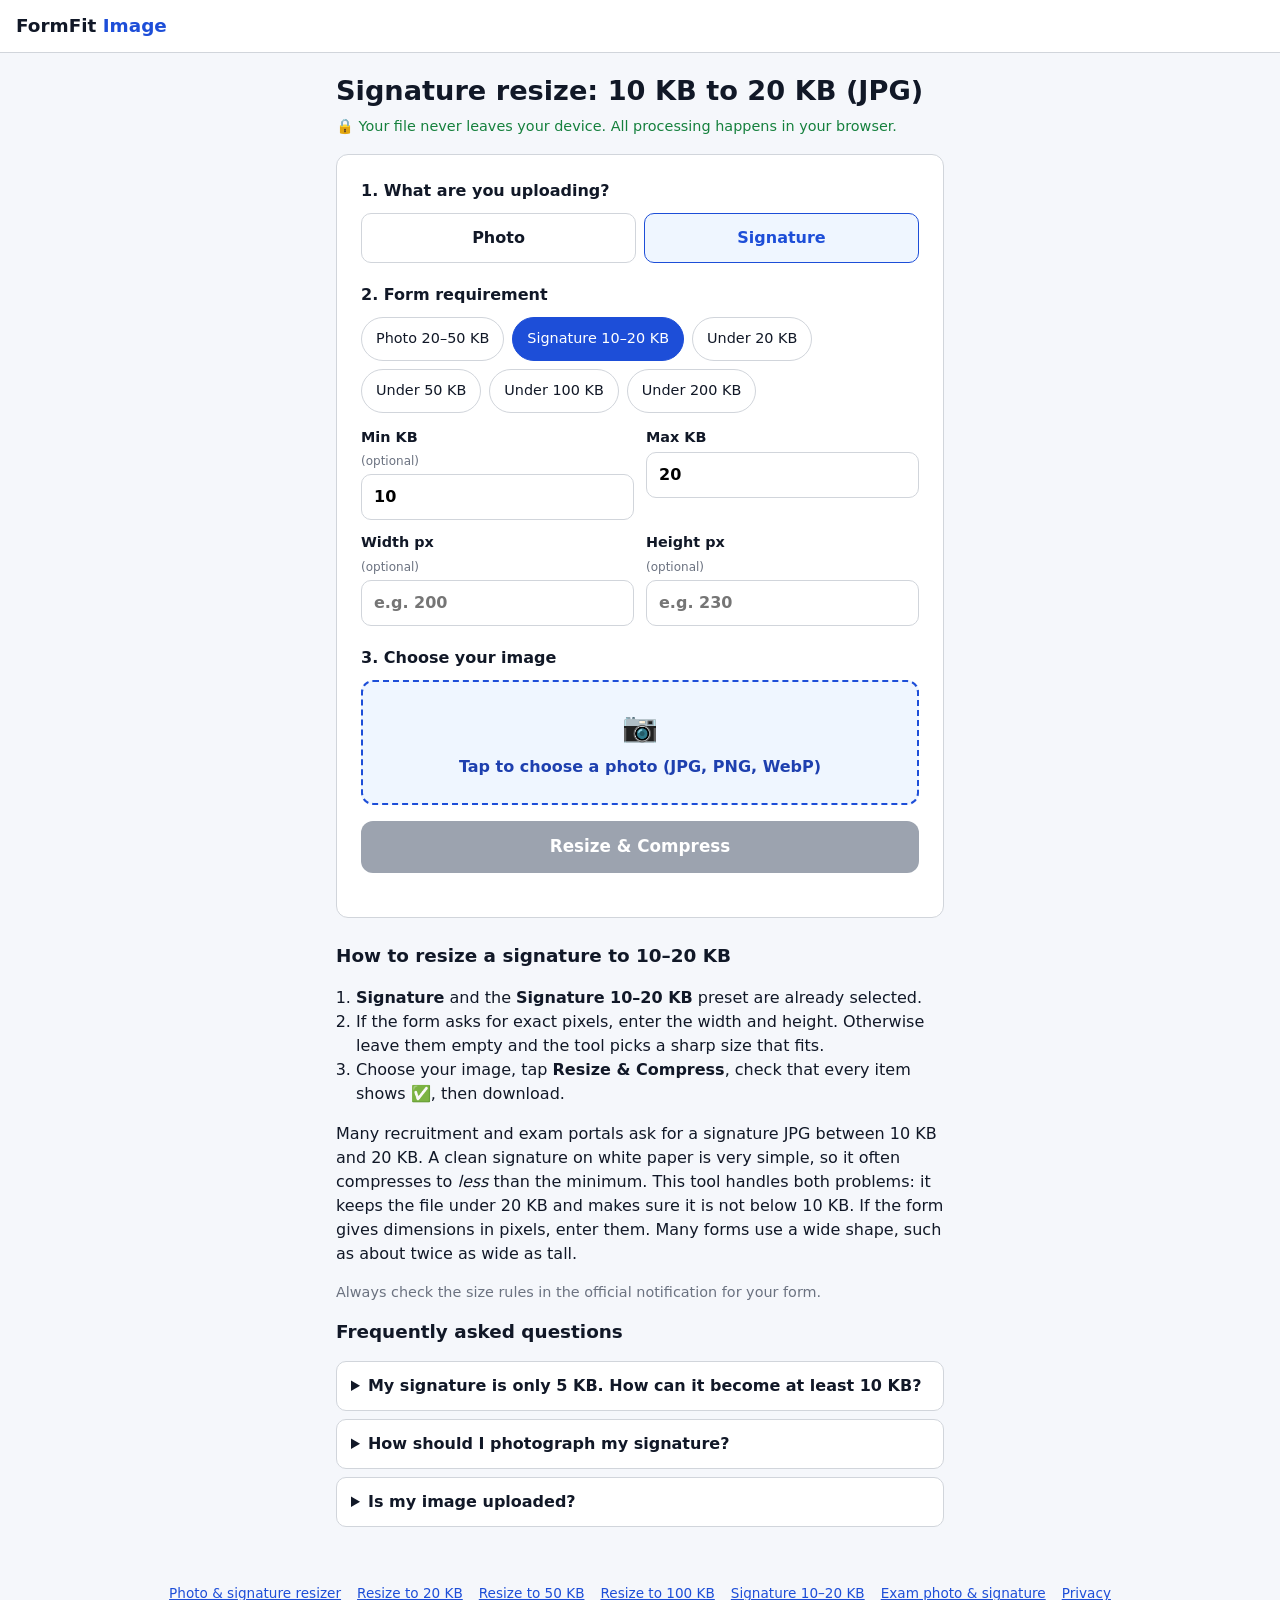
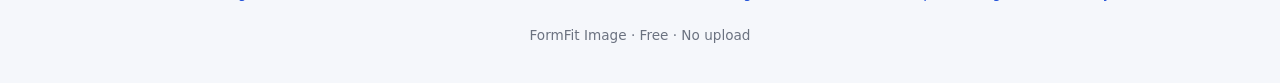
<file: signature-resize-10kb-to-20kb/index.html>
<!DOCTYPE html>
<html lang="en">
<head>
  <meta charset="UTF-8">
  <meta name="viewport" content="width=device-width, initial-scale=1">
  <title>Signature Resize 10 KB to 20 KB (JPG) – Free, No Upload | FormFit Image</title>
  <meta name="description" content="Resize your scanned or photographed signature to between 10 KB and 20 KB as a JPG for online application forms. Set exact dimensions and check the result. No upload.">
  <meta name="theme-color" content="#1d4ed8">
  <link rel="canonical" href="https://formfit-image.pages.dev/signature-resize-10kb-to-20kb/">
  <meta property="og:type" content="website">
  <meta property="og:site_name" content="FormFit Image">
  <meta property="og:title" content="Signature Resize 10 KB to 20 KB – Free, No Upload">
  <meta property="og:description" content="Fit your signature into the 10–20 KB JPG range for online forms, right in your browser.">
  <meta property="og:url" content="https://formfit-image.pages.dev/signature-resize-10kb-to-20kb/">
  <link rel="stylesheet" href="../css/style.css">
  <script type="application/ld+json">
  {"@context":"https://schema.org","@type":"FAQPage","mainEntity":[
    {"@type":"Question","name":"My signature is only 5 KB. How can it become at least 10 KB?","acceptedAnswer":{"@type":"Answer","text":"Simple signatures compress very well. The tool first uses maximum quality, then adds blank data inside the JPG file to reach the minimum. The signature itself does not change."}},
    {"@type":"Question","name":"How should I photograph my signature?","acceptedAnswer":{"@type":"Answer","text":"Sign with a black or dark blue pen on plain white paper, photograph it in good light from directly above, and crop out the rest of the page."}},
    {"@type":"Question","name":"Is my image uploaded?","acceptedAnswer":{"@type":"Answer","text":"No. Processing happens in your browser and the file never leaves your device."}}
  ]}
  </script>
  <link rel="icon" type="image/svg+xml" href="../favicon.svg">
</head>
<body data-preset="sig-10-20">
  <header class="site-header">
    <a href="../" class="brand">FormFit <span>Image</span></a>
  </header>

  <main id="main">
    <section id="hero-section" class="hero">
      <h1>Signature resize: 10 KB to 20 KB (JPG)</h1>
      <p class="privacy-note">🔒 Your file never leaves your device. All processing happens in your browser.</p>
    </section>

    <section id="tool-section" class="tool card" aria-label="Image resizer tool">
      <fieldset class="field-group">
        <legend>1. What are you uploading?</legend>
        <div class="segmented" role="radiogroup">
          <label><input type="radio" name="mode" value="photo" checked> Photo</label>
          <label><input type="radio" name="mode" value="signature"> Signature</label>
        </div>
      </fieldset>
      <fieldset class="field-group">
        <legend>2. Form requirement</legend>
        <div id="preset-chips" class="chips" role="group" aria-label="Common size presets"></div>
        <div class="grid-2">
          <label class="field">Min KB <small>(optional)</small>
            <input id="min-kb" type="number" inputmode="numeric" min="0" step="1" placeholder="e.g. 10">
          </label>
          <label class="field">Max KB
            <input id="max-kb" type="number" inputmode="numeric" min="1" step="1" placeholder="e.g. 20" required>
          </label>
          <label class="field">Width px <small>(optional)</small>
            <input id="width-px" type="number" inputmode="numeric" min="1" step="1" placeholder="e.g. 200">
          </label>
          <label class="field">Height px <small>(optional)</small>
            <input id="height-px" type="number" inputmode="numeric" min="1" step="1" placeholder="e.g. 230">
          </label>
        </div>
        <div id="fit-row" class="segmented small" role="radiogroup" aria-label="How to fit into exact dimensions">
          <label><input type="radio" name="fit" value="crop" checked> Crop to fill</label>
          <label><input type="radio" name="fit" value="pad"> Fit (white border)</label>
        </div>
        <p id="settings-error" class="error" role="alert" hidden></p>
      </fieldset>
      <fieldset class="field-group">
        <legend>3. Choose your image</legend>
        <label id="file-drop" class="file-drop" for="file-input">
          <input id="file-input" type="file" accept="image/jpeg,image/png,image/webp">
          <span class="file-drop-icon" aria-hidden="true">📷</span>
          <span id="file-drop-text">Tap to choose a photo (JPG, PNG, WebP)</span>
        </label>
        <p id="file-error" class="error" role="alert" hidden></p>
        <figure id="preview-box" class="preview" hidden>
          <img id="preview-img" alt="Preview of selected image">
          <figcaption id="preview-info"></figcaption>
        </figure>
        <button id="process-btn" class="btn-primary" type="button" disabled>Resize &amp; Compress</button>
      </fieldset>
      <section id="result-section" class="result" hidden aria-live="polite"></section>
    </section>

    <section id="guide-section" class="guide">
      <h2>How to resize a signature to 10–20 KB</h2>
      <ol>
        <li><strong>Signature</strong> and the <strong>Signature 10–20 KB</strong> preset are already selected.</li>
        <li>If the form asks for exact pixels, enter the width and height. Otherwise leave them empty and the tool picks a sharp size that fits.</li>
        <li>Choose your image, tap <strong>Resize &amp; Compress</strong>, check that every item shows ✅, then download.</li>
      </ol>
      <p>Many recruitment and exam portals ask for a signature JPG between 10 KB and 20 KB. A clean signature on white paper is very simple, so it often compresses to <em>less</em> than the minimum. This tool handles both problems: it keeps the file under 20 KB and makes sure it is not below 10 KB. If the form gives dimensions in pixels, enter them. Many forms use a wide shape, such as about twice as wide as tall.</p>
      <p class="muted">Always check the size rules in the official notification for your form.</p>

      <h2>Frequently asked questions</h2>
      <details><summary>My signature is only 5 KB. How can it become at least 10 KB?</summary><p>Simple signatures compress very well. The tool first uses maximum quality, then adds blank data inside the JPG file to reach the minimum. The signature itself doesn't change.</p></details>
      <details><summary>How should I photograph my signature?</summary><p>Sign with a black or dark blue pen on plain white paper, photograph it in good light from directly above, and crop out the rest of the page. Choose <strong>Fit (white border)</strong> if your signature is a different shape from the required dimensions.</p></details>
      <details><summary>Is my image uploaded?</summary><p>No. Processing happens in your browser and the file never leaves your device.</p></details>
    </section>
  </main>

  <footer class="site-footer">
    <nav class="footer-nav" aria-label="Tools">
      <a href="../">Photo &amp; signature resizer</a>
      <a href="../resize-image-to-20kb/">Resize to 20 KB</a>
      <a href="../resize-image-to-50kb/">Resize to 50 KB</a>
      <a href="../resize-image-to-100kb/">Resize to 100 KB</a>
      <a href="../signature-resize-10kb-to-20kb/">Signature 10–20 KB</a>
      <a href="../exam-photo-signature-resize/">Exam photo &amp; signature</a>
      <a href="../privacy/">Privacy</a>
    </nav>
    <p>FormFit Image · Free · No upload</p>
  </footer>

  <script src="../js/presets.js"></script>
  <script src="../js/engine.js"></script>
  <script src="../js/ui.js"></script>
</body>
</html>
</file>
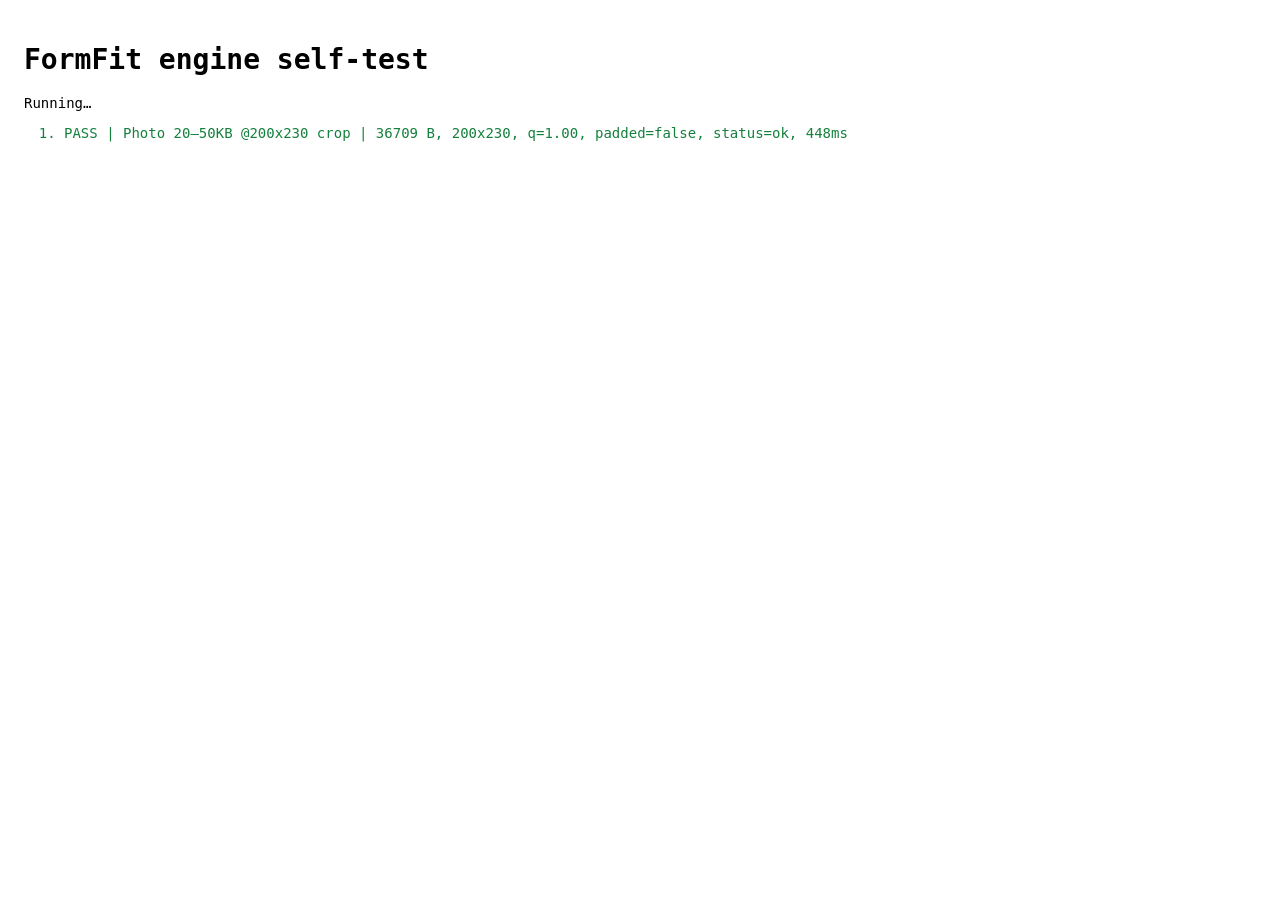
<file: tests/engine-test.html>
<!DOCTYPE html>
<html lang="en">
<head>
  <meta charset="UTF-8">
  <meta name="robots" content="noindex">
  <title>FormFit engine test</title>
</head>
<body style="font:14px monospace;padding:16px">
  <h1>FormFit engine self-test</h1>
  <p id="summary">Running…</p>
  <ol id="out"></ol>
  <script src="../js/engine.js"></script>
  <script src="engine-test.js"></script>
</body>
</html>
</file>
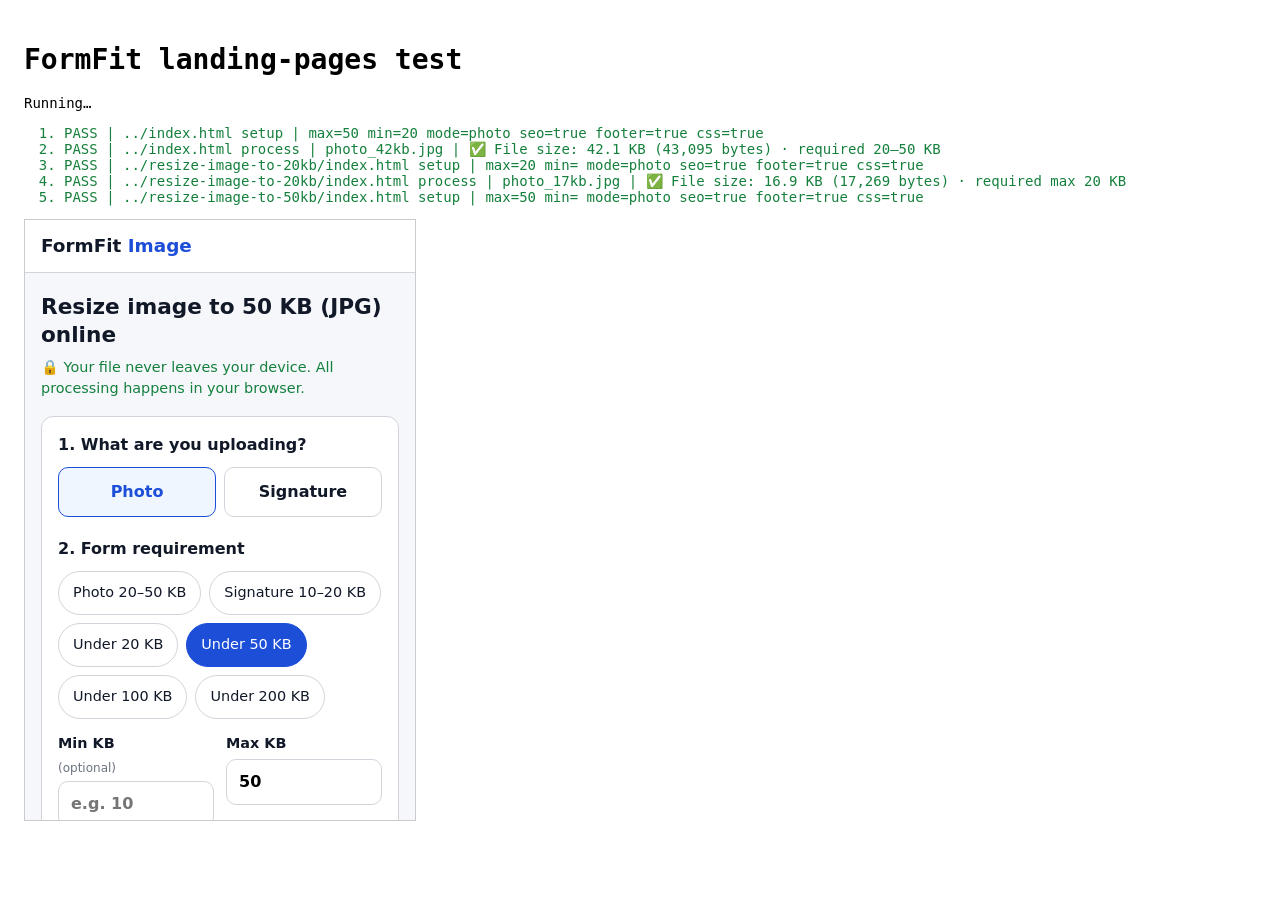
<file: tests/pages-test.html>
<!DOCTYPE html>
<html lang="en">
<head>
  <meta charset="UTF-8">
  <meta name="robots" content="noindex">
  <title>FormFit pages test</title>
  <script src="pages-test.js" defer></script>
</head>
<body style="font:14px monospace;padding:16px">
  <h1>FormFit landing-pages test</h1>
  <p id="summary">Running…</p>
  <ol id="out"></ol>
  <iframe id="frame" style="width:390px;height:600px;border:1px solid #ccc"></iframe>
</body>
</html>
</file>
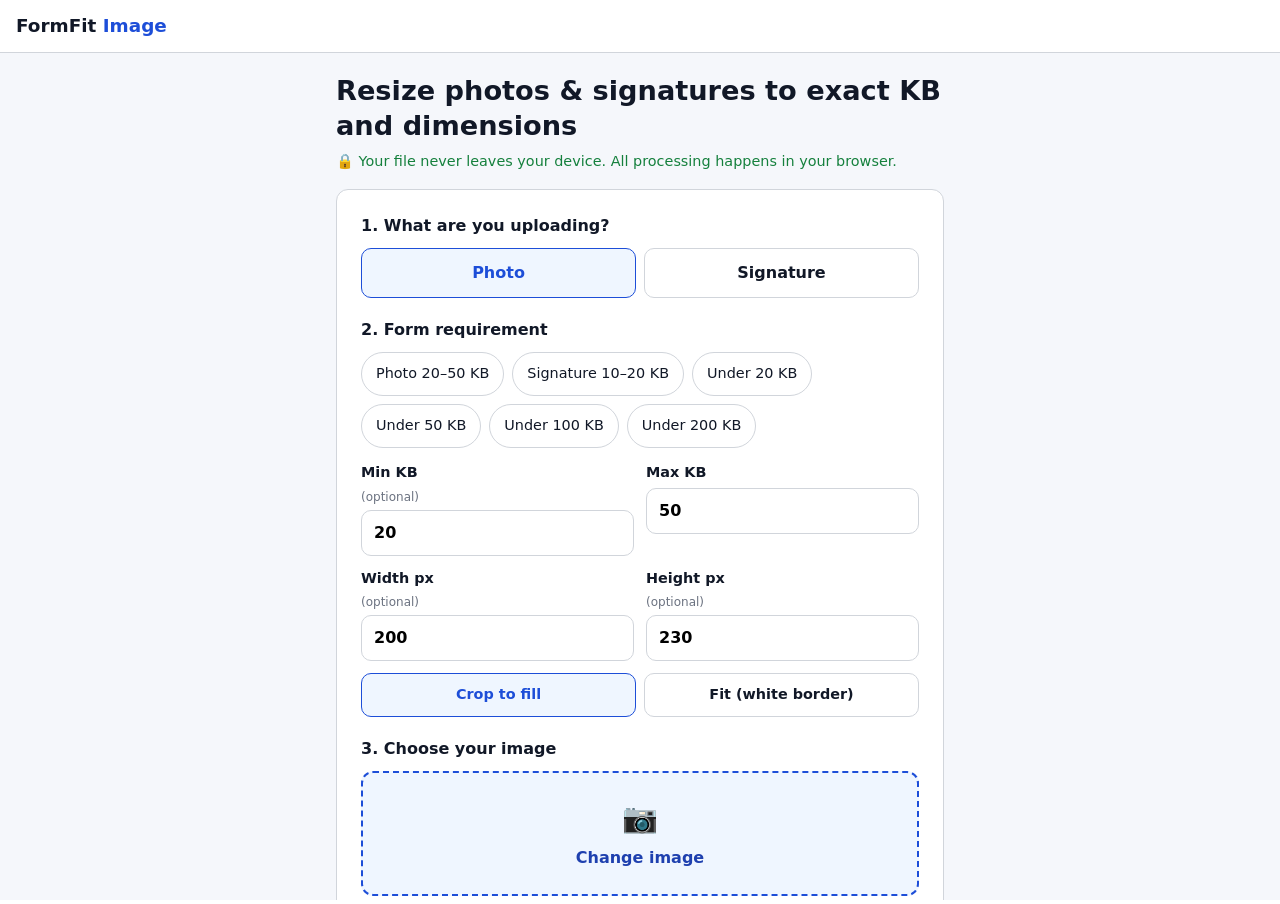
<file: tests/ui-test.html>
<!DOCTYPE html>
<html lang="en">
<head>
  <meta charset="UTF-8">
  <meta name="viewport" content="width=device-width, initial-scale=1">
  <meta name="robots" content="noindex">
  <title>FormFit UI end-to-end test</title>
  <style>html,body{margin:0;height:100%}iframe{border:0;width:100%;height:100%}</style>
</head>
<body>
  <!-- Loads the real index.html, injects a generated photo, runs the 20–50 KB preset at 200x230. -->
  <iframe id="app" src="../index.html"></iframe>
  <script>
    document.getElementById('app').addEventListener('load', function () {
      var win = this.contentWindow, doc = win.document;
      var c = doc.createElement('canvas'); c.width = 1200; c.height = 1600;
      var ctx = c.getContext('2d'), g = ctx.createLinearGradient(0, 0, 1200, 1600);
      g.addColorStop(0, '#d9a07a'); g.addColorStop(1, '#2a4d7a');
      ctx.fillStyle = g; ctx.fillRect(0, 0, 1200, 1600);
      ctx.fillStyle = '#f2d0b5'; ctx.beginPath(); ctx.arc(600, 650, 300, 0, 7); ctx.fill();
      c.toBlob(function (b) {
        var dt = new win.DataTransfer();
        dt.items.add(new win.File([b], 'test.jpg', { type: 'image/jpeg' }));
        var input = doc.getElementById('file-input');
        input.files = dt.files;
        input.dispatchEvent(new win.Event('change'));
        doc.getElementById('width-px').value = 200;
        doc.getElementById('height-px').value = 230;
        doc.getElementById('height-px').dispatchEvent(new win.Event('input'));
        setTimeout(function () {
          doc.getElementById('process-btn').click();
          var t = setInterval(function () {
            if (doc.getElementById('download-btn')) {
              clearInterval(t);
              console.log('UI_RESULT', doc.querySelector('.checklist').innerText.replace(/\n/g, ' | '),
                'download=', doc.getElementById('download-btn').getAttribute('download'));
            }
          }, 200);
        }, 500);
      }, 'image/jpeg', 0.95);
    });
  </script>
</body>
</html>
</file>
<file: css/style.css>
/* FormFit Image – mobile-first styles. No framework. */
:root {
  --blue: #1d4ed8; --blue-dark: #1e40af; --bg: #f5f7fb; --card: #fff;
  --text: #111827; --muted: #6b7280; --border: #d1d5db;
  --ok: #15803d; --err: #b91c1c; --radius: 12px;
}
* { box-sizing: border-box; }
html { -webkit-text-size-adjust: 100%; }
body {
  margin: 0; background: var(--bg); color: var(--text);
  font: 16px/1.5 system-ui, -apple-system, "Segoe UI", Roboto, sans-serif;
}
a { color: var(--blue); }
[hidden] { display: none !important; }

.site-header { background: var(--card); border-bottom: 1px solid var(--border); padding: 12px 16px; }
.brand { font-weight: 800; font-size: 1.15rem; text-decoration: none; color: var(--text); }
.brand span { color: var(--blue); }

main { max-width: 640px; margin: 0 auto; padding: 16px; }
.hero h1 { font-size: 1.35rem; line-height: 1.3; margin: 4px 0 8px; }
.privacy-note { margin: 0 0 16px; font-size: .9rem; color: var(--ok); }

.card { background: var(--card); border: 1px solid var(--border); border-radius: var(--radius); padding: 16px; }
.field-group { border: 0; margin: 0 0 20px; padding: 0; }
.field-group legend { font-weight: 700; margin-bottom: 10px; padding: 0; }

/* Segmented radio buttons */
.segmented { display: flex; gap: 8px; }
.segmented label {
  flex: 1; text-align: center; border: 1px solid var(--border); border-radius: 10px;
  padding: 12px 8px; min-height: 48px; cursor: pointer; font-weight: 600; user-select: none;
}
.segmented input { position: absolute; opacity: 0; pointer-events: none; }
.segmented label:has(input:checked) { border-color: var(--blue); background: #eff6ff; color: var(--blue); }
.segmented label:has(input:focus-visible) { outline: 2px solid var(--blue); outline-offset: 2px; }
.segmented.small { margin-top: 12px; }
.segmented.small label { padding: 10px 6px; min-height: 44px; font-size: .9rem; }

/* Preset chips */
.chips { display: flex; flex-wrap: wrap; gap: 8px; margin-bottom: 14px; }
.chip {
  border: 1px solid var(--border); background: #fff; border-radius: 999px;
  padding: 10px 14px; min-height: 44px; font: inherit; font-size: .9rem; cursor: pointer; color: var(--text);
}
.chip.active { background: var(--blue); border-color: var(--blue); color: #fff; }

/* Inputs */
.grid-2 { display: grid; grid-template-columns: 1fr 1fr; gap: 12px; }
.field { display: flex; flex-direction: column; font-size: .9rem; font-weight: 600; gap: 4px; }
.field small { font-weight: 400; color: var(--muted); }
.field input {
  font: inherit; font-size: 16px; /* prevents iOS zoom */
  padding: 10px 12px; min-height: 46px; border: 1px solid var(--border); border-radius: 10px; width: 100%;
}
.field input:focus { outline: 2px solid var(--blue); border-color: var(--blue); }

/* File picker */
.file-drop {
  display: flex; flex-direction: column; align-items: center; justify-content: center; gap: 6px;
  border: 2px dashed var(--blue); border-radius: var(--radius); background: #eff6ff;
  padding: 24px 16px; min-height: 110px; cursor: pointer; text-align: center; font-weight: 600; color: var(--blue-dark);
}
.file-drop input { position: absolute; width: 1px; height: 1px; opacity: 0; }
.file-drop:focus-within { outline: 2px solid var(--blue); outline-offset: 2px; }
.file-drop-icon { font-size: 1.8rem; }

.preview { margin: 14px 0 0; text-align: center; }
.preview img { max-width: 100%; max-height: 260px; border-radius: 8px; border: 1px solid var(--border); background: #fff; }
.preview figcaption { font-size: .85rem; color: var(--muted); margin-top: 6px; }

.btn-primary {
  display: block; width: 100%; margin-top: 16px; min-height: 52px; border: 0; border-radius: var(--radius);
  background: var(--blue); color: #fff; font: inherit; font-weight: 700; font-size: 1.05rem; cursor: pointer;
}
.btn-primary:hover:not(:disabled) { background: var(--blue-dark); }
.btn-primary:disabled { background: #9ca3af; cursor: not-allowed; }

.error { color: var(--err); font-size: .9rem; margin: 10px 0 0; }
.muted { color: var(--muted); font-size: .9rem; }

.result { border-top: 1px solid var(--border); padding-top: 16px; }
.result-title { font-size: 1.15rem; margin: 0 0 12px; }
.result-preview { margin: 0 0 12px; text-align: center; }
.result-preview img { max-width: 100%; max-height: 280px; border: 1px solid var(--border); border-radius: 8px; }
.checklist { list-style: none; padding: 0; margin: 0 0 12px; font-size: .92rem; }
.checklist li { padding: 8px 10px; border-radius: 8px; margin-bottom: 6px; }
.checklist li.pass { background: #f0fdf4; }
.checklist li.fail { background: #fef2f2; color: var(--err); }
.btn-link { text-align: center; text-decoration: none; line-height: 52px; padding: 0 12px; overflow: hidden; text-overflow: ellipsis; white-space: nowrap; }
.btn-row { display: flex; gap: 8px; margin-top: 12px; }
.btn-secondary {
  flex: 1; min-height: 46px; border: 1px solid var(--border); border-radius: 10px; background: #fff;
  font: inherit; font-weight: 600; color: var(--text); cursor: pointer;
}
.small { font-size: .82rem; }
.spinner {
  display: inline-block; width: 18px; height: 18px; vertical-align: -3px; margin-right: 6px;
  border: 3px solid rgba(255,255,255,.4); border-top-color: #fff; border-radius: 50%; animation: spin .8s linear infinite;
}
@keyframes spin { to { transform: rotate(360deg); } }

.guide { margin-top: 24px; }
.guide h2 { font-size: 1.15rem; }
.guide ol { padding-left: 20px; }

.guide details { background: var(--card); border: 1px solid var(--border); border-radius: 10px; padding: 0 14px; margin-bottom: 8px; }
.guide summary { cursor: pointer; font-weight: 600; padding: 12px 0; min-height: 44px; }
.guide details p { margin: 0 0 12px; }
.spec-box { background: #fffbeb; border: 1px solid #fcd34d; border-radius: 10px; padding: 12px 14px; margin: 0 0 16px; font-size: .92rem; }
.spec-box h2 { font-size: 1rem; margin: 0 0 6px; }
.spec-box p { margin: 6px 0; }
.page-content { max-width: 640px; margin: 0 auto; padding: 16px; }
.page-content h1 { font-size: 1.35rem; }

.site-footer { text-align: center; padding: 24px 16px; color: var(--muted); font-size: .85rem; }
.footer-nav { display: flex; flex-wrap: wrap; justify-content: center; gap: 4px 16px; margin-bottom: 8px; }
.footer-nav a { display: inline-block; padding: 8px 0; }

@media (min-width: 640px) {
  .hero h1 { font-size: 1.7rem; }
  .card { padding: 24px; }
}
</file>
